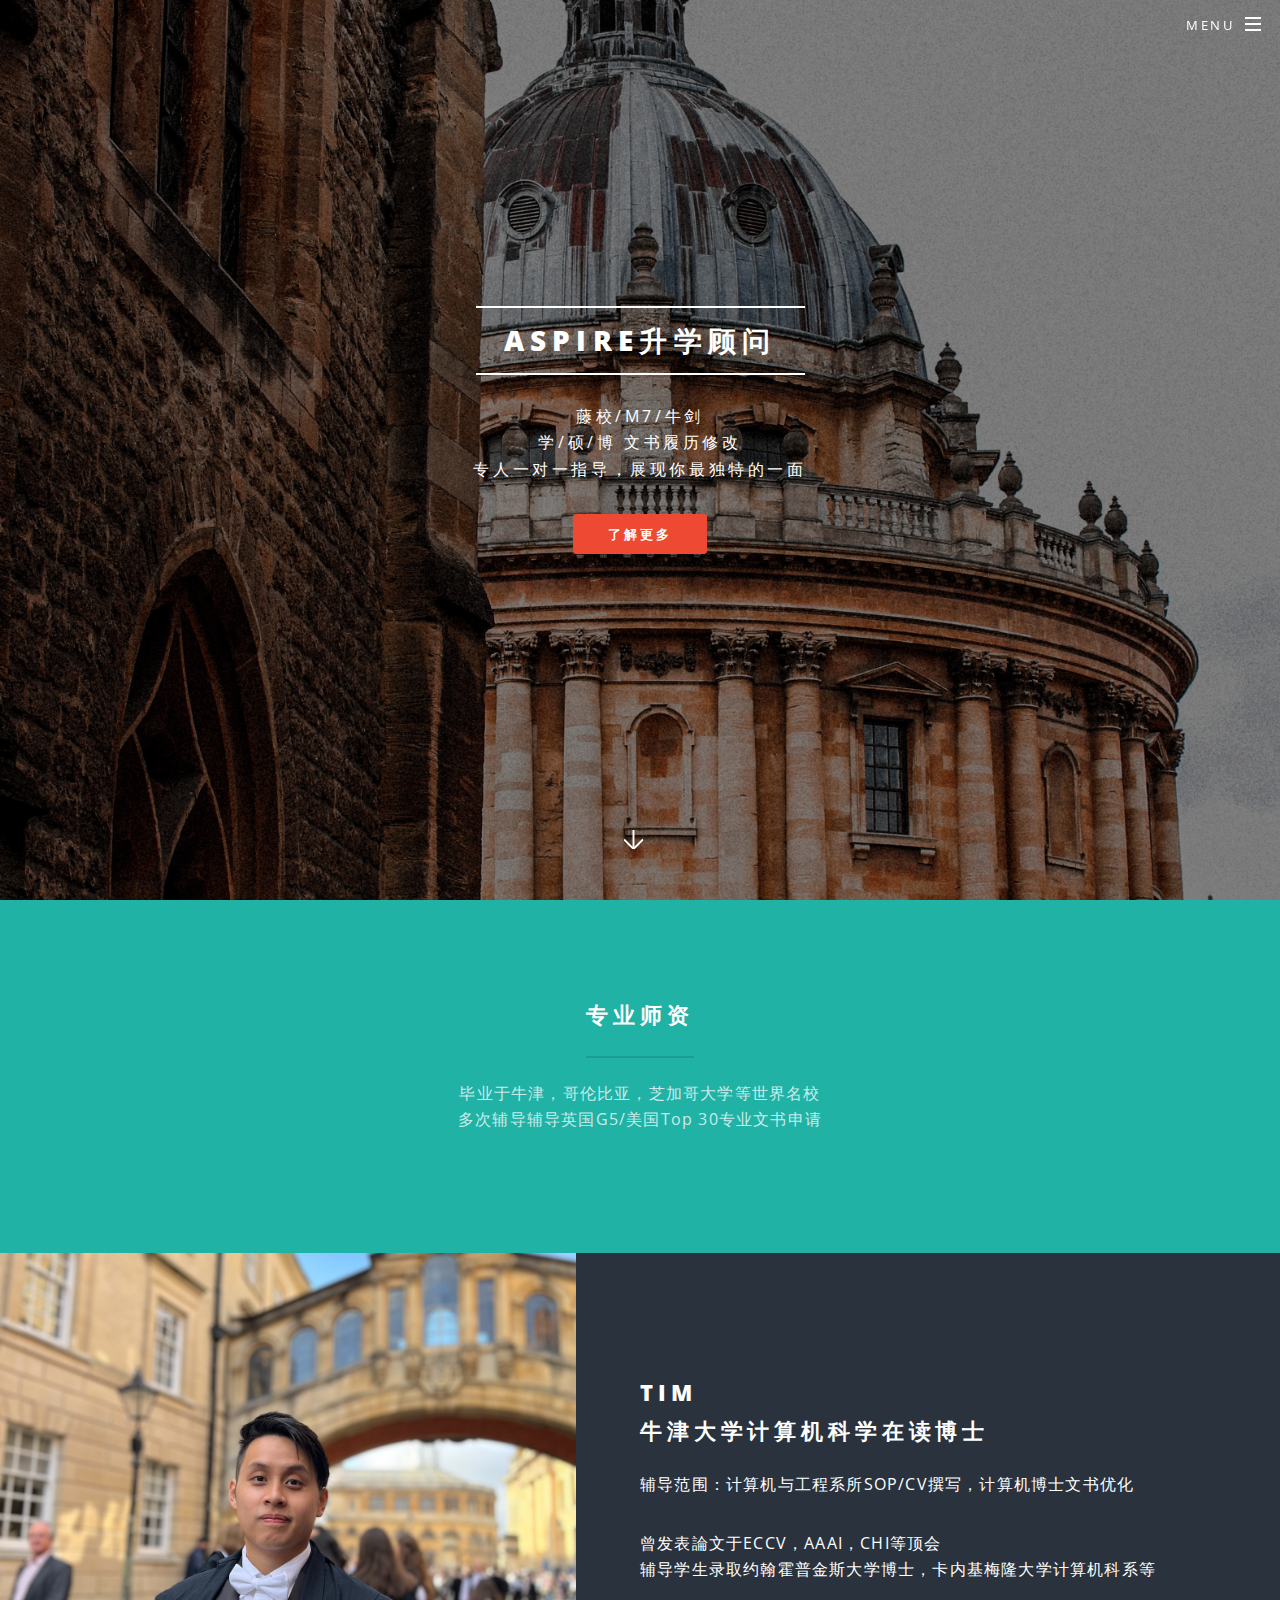
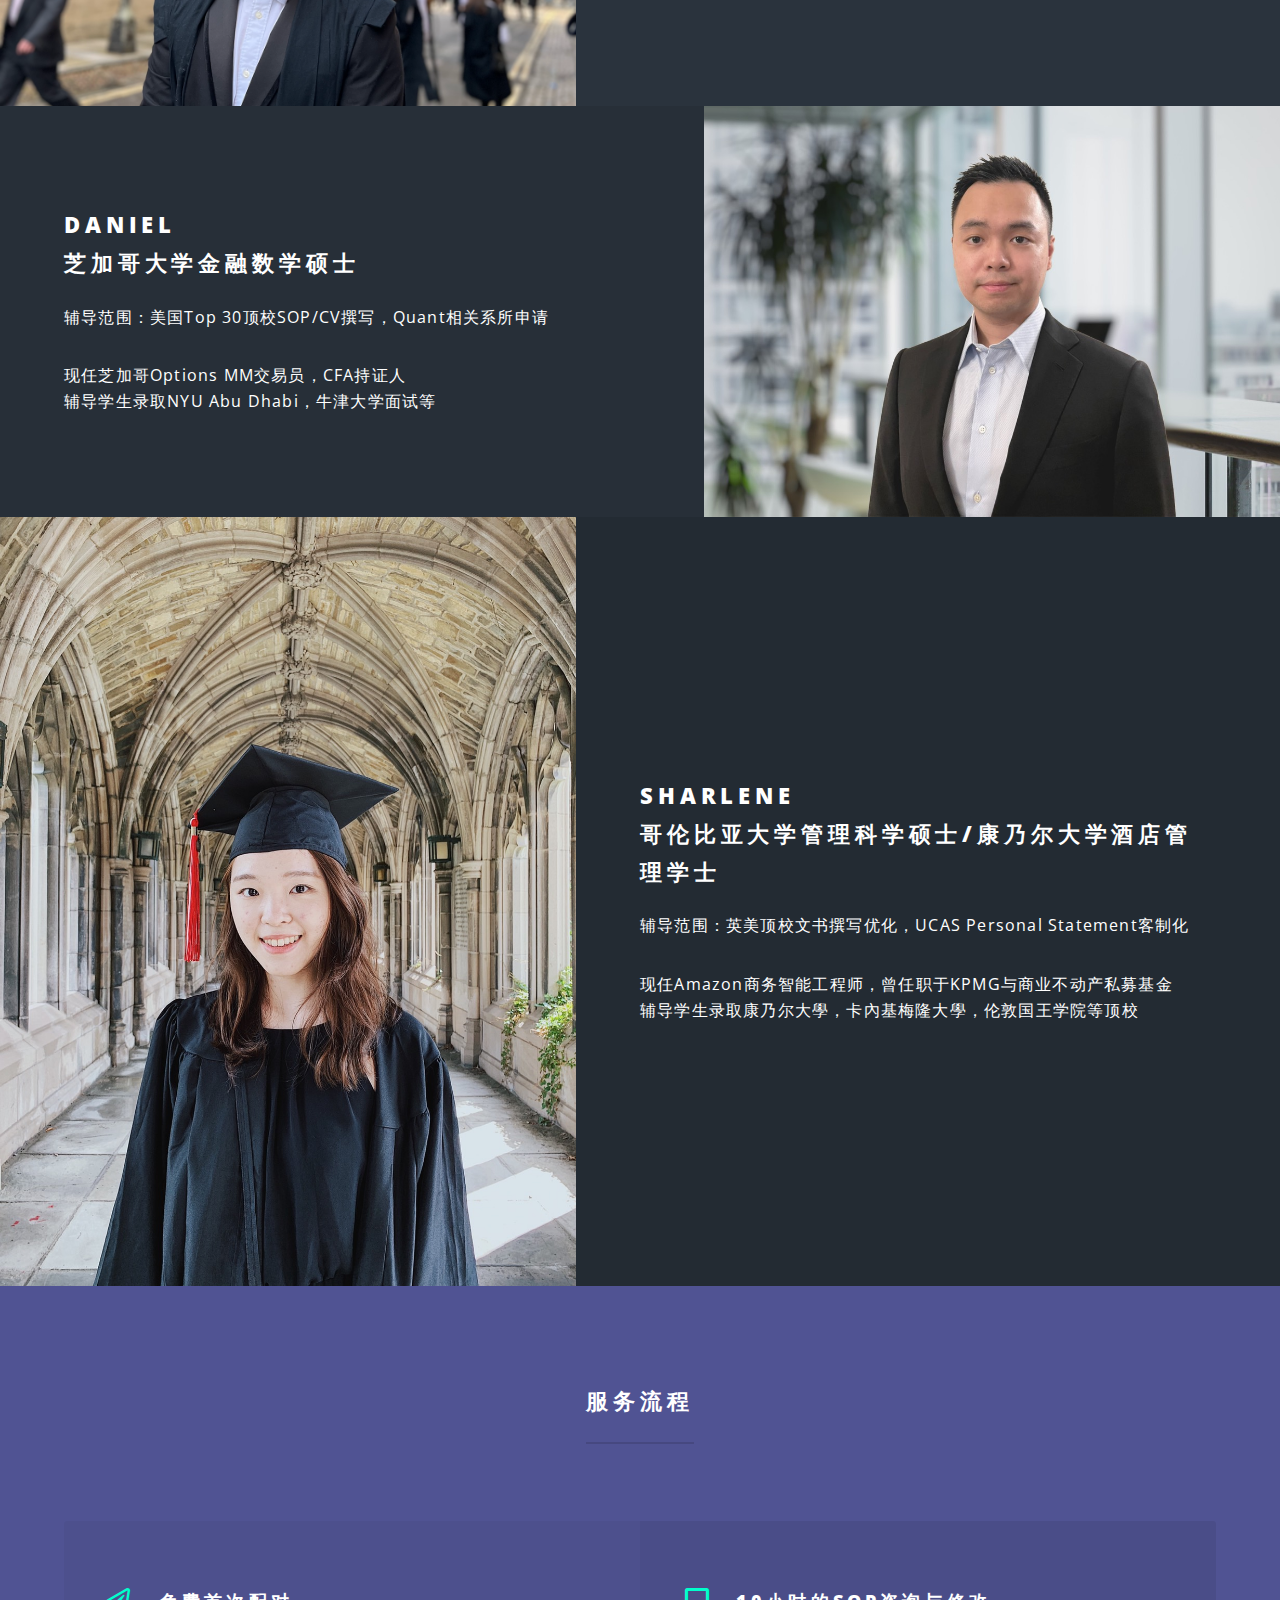
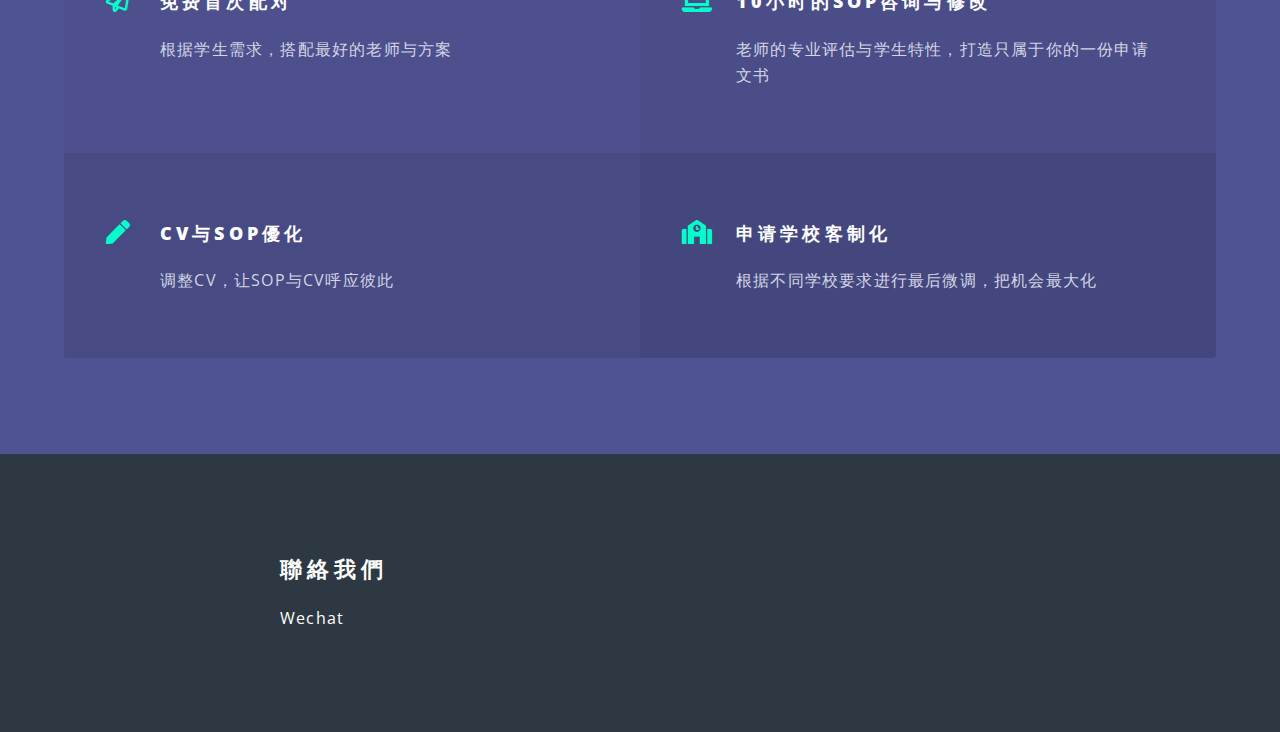
<file: index.html>
<!DOCTYPE HTML>
<!--
	Spectral by HTML5 UP
	html5up.net | @ajlkn
	Free for personal and commercial use under the CCA 3.0 license (html5up.net/license)
-->
<html>
	<head>
		<title>Aspire留学顾问</title>
		<meta charset="utf-8" />
		<meta name="viewport" content="width=device-width, initial-scale=1, user-scalable=no" />
		<link rel="stylesheet" href="assets/css/main.css" />
		<noscript><link rel="stylesheet" href="assets/css/noscript.css" /></noscript>
	</head>
	<body class="landing is-preload">

		<!-- Page Wrapper -->
			<div id="page-wrapper">

				<!-- Header -->
					<header id="header" class="alt">
						<h1><a href="index.html">Aspire升学顾问</a></h1>
						<nav id="nav">
							<ul>
								<li class="special">
									<a href="#menu" class="menuToggle"><span>Menu</span></a>
									<div id="menu">
										<ul>
											<li><a href="index.html">Home</a></li>
											<li><a href="#one">师资</a></li>
											<li><a href="#cta">聯絡我們</a></li>
										</ul>
									</div>
								</li>
							</ul>
						</nav>
					</header>

				<!-- Banner -->
					<section id="banner">
						<div class="inner">
							<h2>Aspire升学顾问</h2>
							<p>藤校/M7/牛剑<br />
							学/硕/博 文书履历修改<br />
							专人一对一指导，展现你最独特的一面</a></p>
							<ul class="actions special">
								<li><a href="#" class="button primary">了解更多</a></li>
							</ul>
						</div>
						<a href="#one" class="more scrolly"></a>
					</section>

				<!-- One -->
					<section id="one" class="wrapper style1 special">
						<div class="inner">
							<header class="major">
								<h2>专业师资</h2>
								<p>毕业于牛津，哥伦比亚，芝加哥大学等世界名校<br />
									多次辅导辅导英国G5/美国Top 30专业文书申请</p>
							</header>
							<!-- <ul class="icons major">
								<li><span class="icon fa-gem major style1"><span class="label">Lorem</span></span></li>
								<li><span class="icon fa-heart major style2"><span class="label">Ipsum</span></span></li>
								<li><span class="icon solid fa-code major style3"><span class="label">Dolor</span></span></li>
							</ul> -->
						</div>
					</section>

				<!-- Two -->
					<section id="two" class="wrapper alt style2">
						<section class="spotlight">
							<div class="image"><img src="images/Tim_Photo.png" alt="" /></div><div class="content">
								<h2>Tim<br />
								牛津大学计算机科学在读博士</h2>
								<p>辅导范围：计算机与工程系所SOP/CV撰写，计算机博士文书优化</p>
								<p>曾发表論文于ECCV，AAAI，CHI等顶会</br>
								辅导学生录取约翰霍普金斯大学博士，卡内基梅隆大学计算机科系等
							</div>
						</section>
						<section class="spotlight">
							<div class="image"><img src="images/Daniel_Photo.jpeg" alt="" /></div><div class="content">
								<h2>Daniel<br />
								芝加哥大学金融数学硕士</h2>
								<p>辅导范围：美国Top 30顶校SOP/CV撰写，Quant相关系所申请</p>
								<p>现任芝加哥Options MM交易员，CFA持证人</br>
								辅导学生录取NYU Abu Dhabi，牛津大学面试等
							</div>
						</section>
						<section class="spotlight">
							<div class="image"><img src="images/Sharlene_Photo.jpg" alt="" /></div><div class="content">
								<h2>Sharlene<br />
								哥伦比亚大学管理科学硕士/康乃尔大学酒店管理学士</h2>
								<p>辅导范围：英美顶校文书撰写优化，UCAS Personal Statement客制化</p>
								<p>现任Amazon商务智能工程师，曾任职于KPMG与商业不动产私募基金</br>
								辅导学生录取康乃尔大學，卡內基梅隆大學，伦敦国王学院等顶校
								</p>
							</div>
						</section>
					</section>

				<!-- Three -->
					<section id="three" class="wrapper style3 special">
						<div class="inner">
							<header class="major">
								<h2>服务流程</h2>
								<!-- <p><br />
								fringilla tincidunt. Nullam dui leo Aenean mi ligula, rhoncus ullamcorper.</p> -->
							</header>
							<ul class="features">
								<li class="icon fa-paper-plane">
									<h3>免费首次配对</h3>
									<p>根据学生需求，搭配最好的老师与方案</p>
								</li>
								<li class="icon solid fa-laptop">
									<h3>10小时的SOP咨询与修改</h3>
									<p>老师的专业评估与学生特性，打造只属于你的一份申请文书</p>
								</li>
								<li class="icon solid fa-pen">
									<h3>CV与SOP優化</h3>
									<p>调整CV，让SOP与CV呼应彼此</p>
								</li>
								<li class="icon solid fa-school">
									<h3>申请学校客制化</h3>
									<p>根据不同学校要求进行最后微调，把机会最大化</p>
								</li>
								<!-- <li class="icon fa-heart">
									<h3>Aenean Primis</h3>
									<p>Augue consectetur sed interdum imperdiet et ipsum. Mauris lorem tincidunt nullam amet leo Aenean ligula consequat consequat.</p>
								</li>
								<li class="icon fa-flag">
									<h3>Tortor Ut</h3>
									<p>Augue consectetur sed interdum imperdiet et ipsum. Mauris lorem tincidunt nullam amet leo Aenean ligula consequat consequat.</p>
								</li> -->
							</ul>
						</div>
					</section>

				<!-- CTA -->
					<section id="cta" class="wrapper style4">
						<div class="inner">
							<header>
								<h2>聯絡我們</h2>
								<p>Wechat</p>
							</header>
							<ul class="actions stacked">
								<!-- <li><a href="#" class="button fit primary">Activate</a></li>
								<li><a href="#" class="button fit">Learn More</a></li> -->
							</ul>
						</div>
					</section>

				<!-- Footer -->
					<!-- <footer id="footer">
						<ul class="icons">
							<li><a href="#" class="icon brands fa-twitter"><span class="label">Twitter</span></a></li>
							<li><a href="#" class="icon brands fa-facebook-f"><span class="label">Facebook</span></a></li>
							<li><a href="#" class="icon brands fa-instagram"><span class="label">Instagram</span></a></li>
							<li><a href="#" class="icon brands fa-dribbble"><span class="label">Dribbble</span></a></li>
							<li><a href="#" class="icon solid fa-envelope"><span class="label">Email</span></a></li>
						</ul>
						<ul class="copyright">
							<li>&copy; Untitled</li><li>Design: <a href="http://html5up.net">HTML5 UP</a></li>
						</ul>
					</footer> -->

			</div>

		<!-- Scripts -->
			<script src="assets/js/jquery.min.js"></script>
			<script src="assets/js/jquery.scrollex.min.js"></script>
			<script src="assets/js/jquery.scrolly.min.js"></script>
			<script src="assets/js/browser.min.js"></script>
			<script src="assets/js/breakpoints.min.js"></script>
			<script src="assets/js/util.js"></script>
			<script src="assets/js/main.js"></script>

	</body>
</html>
</file>
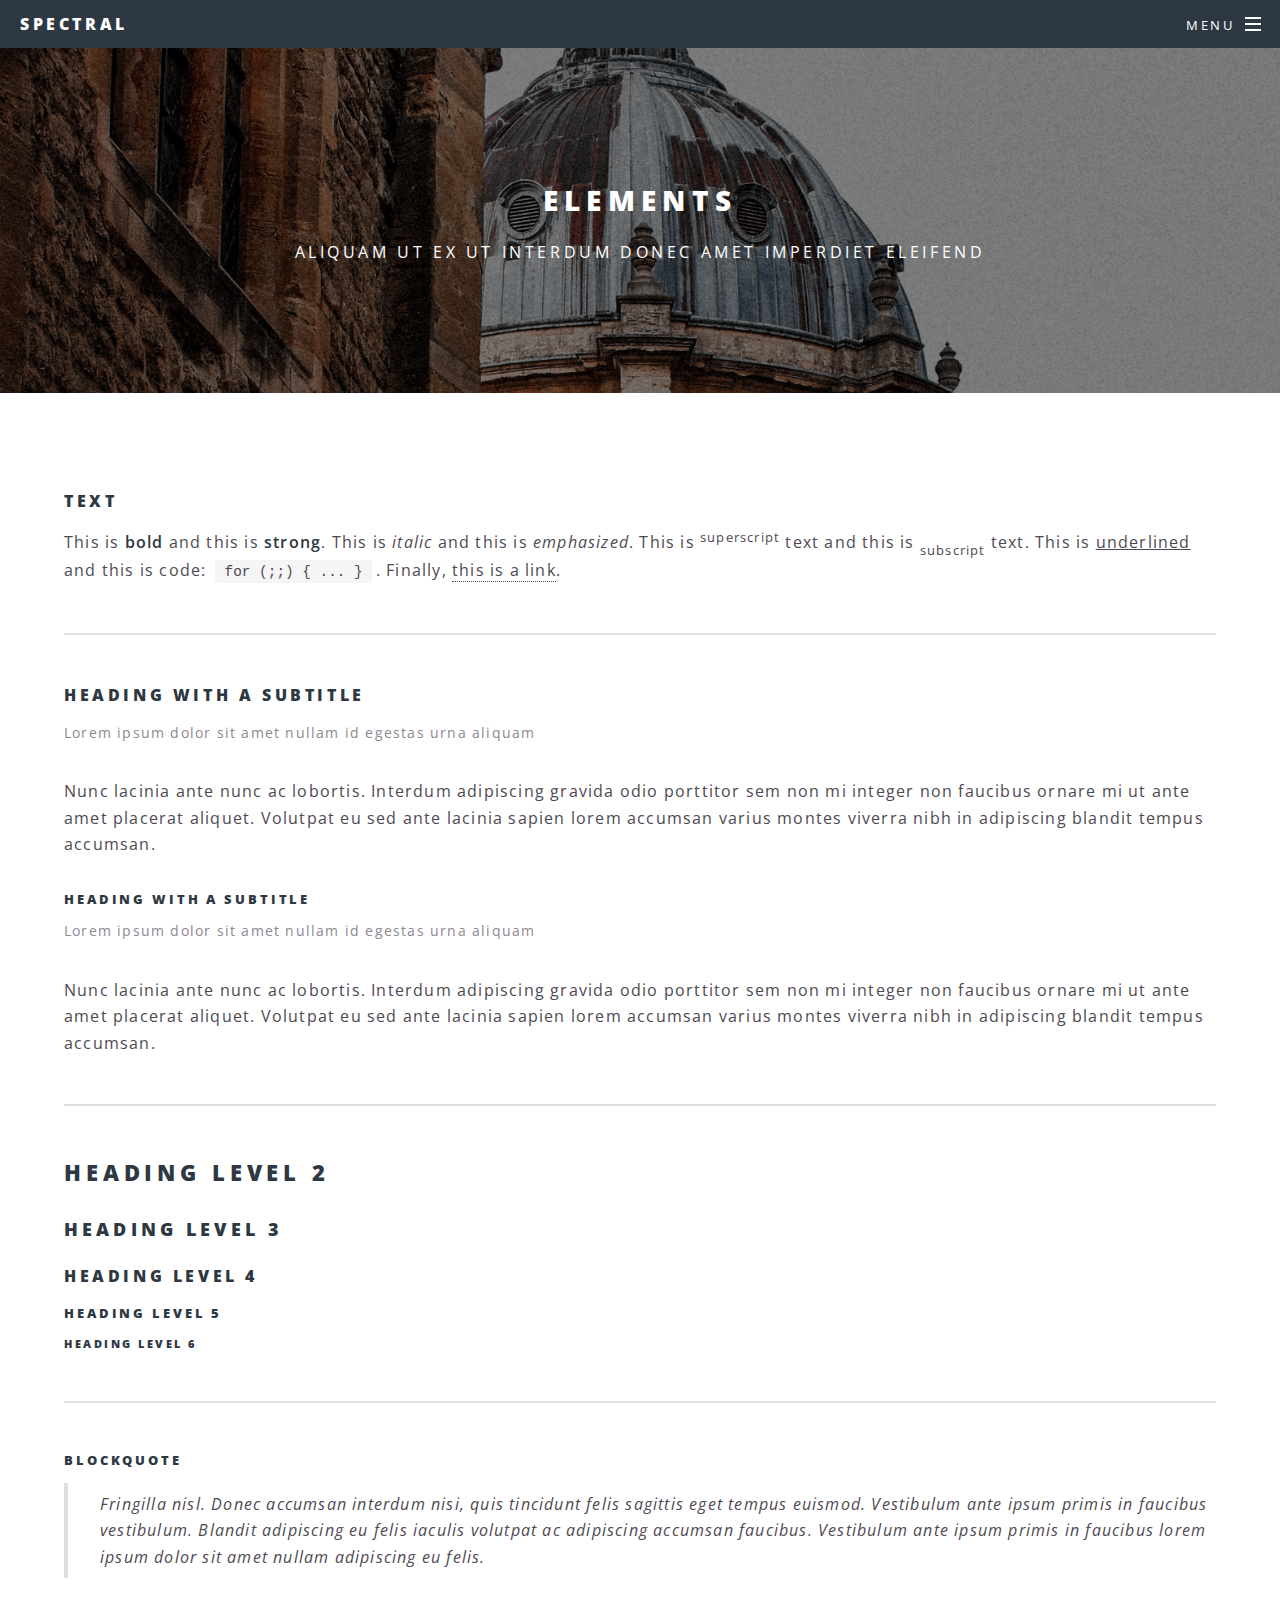
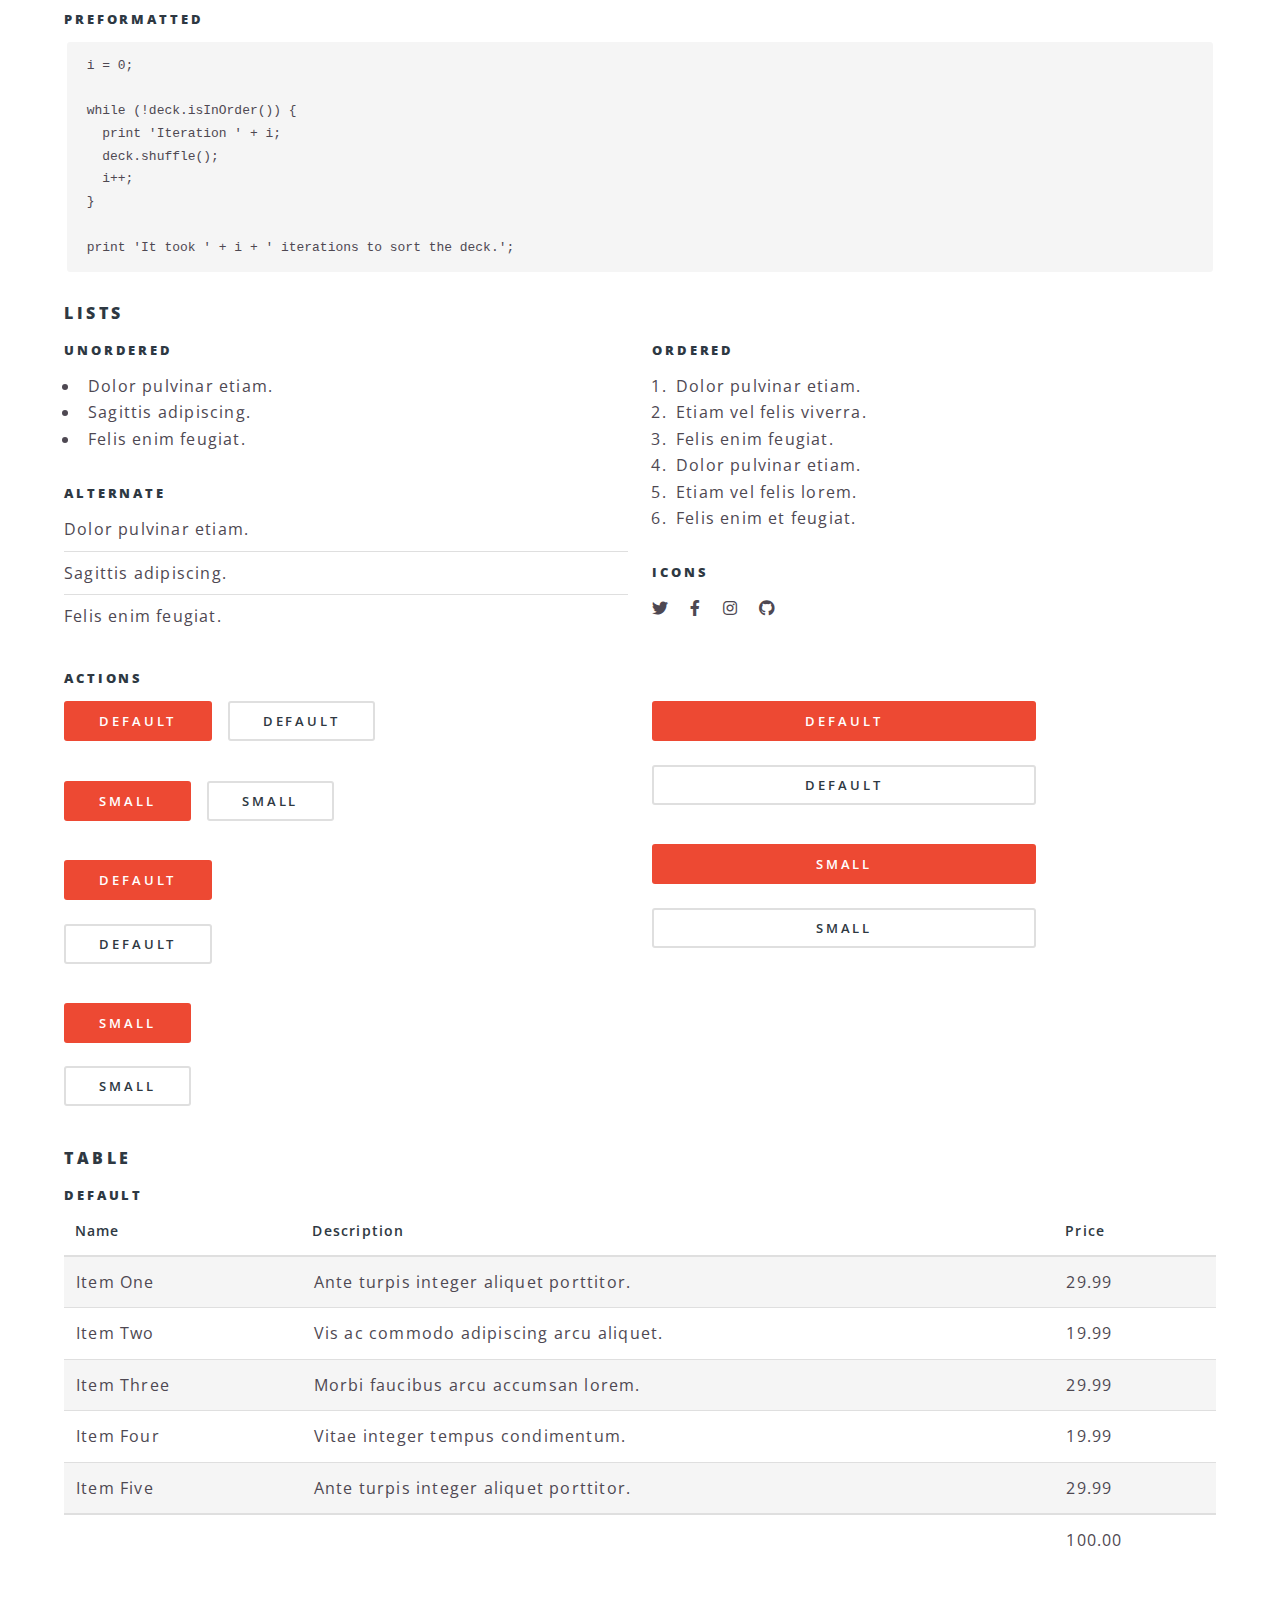
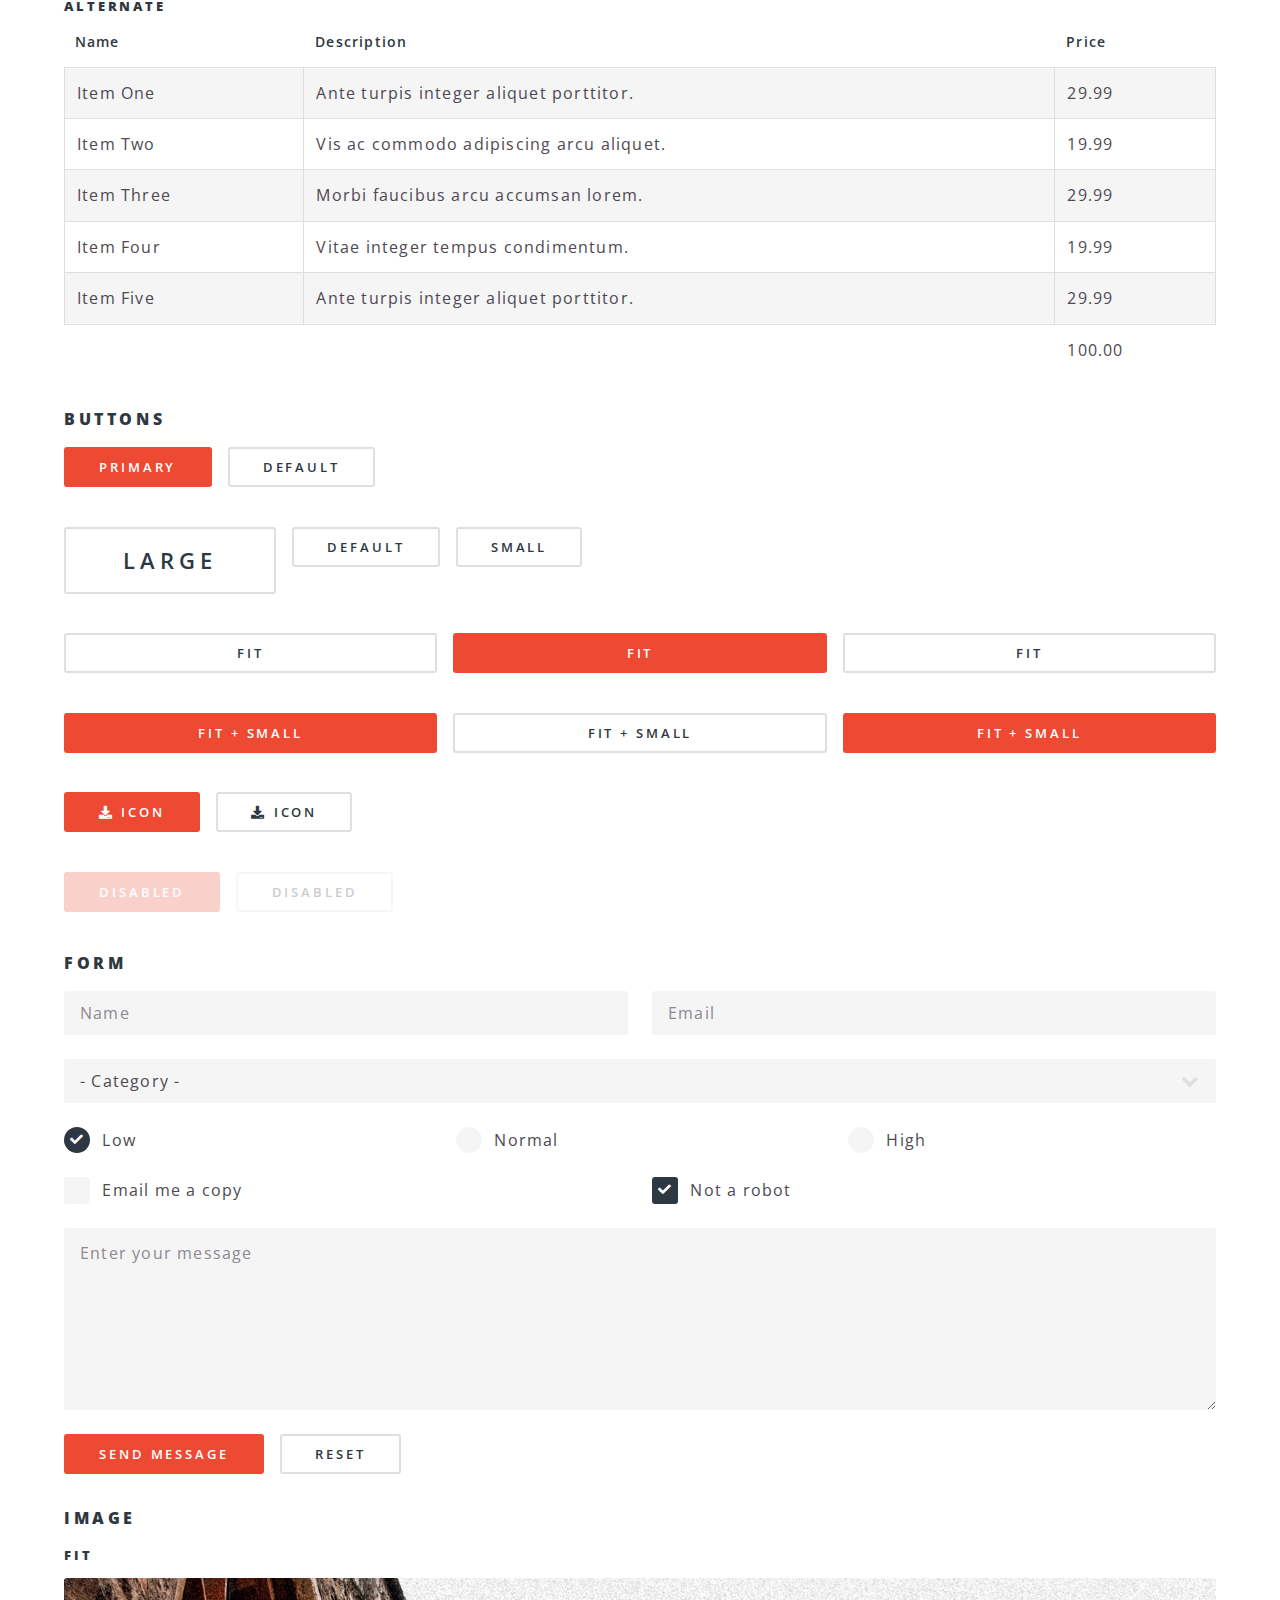
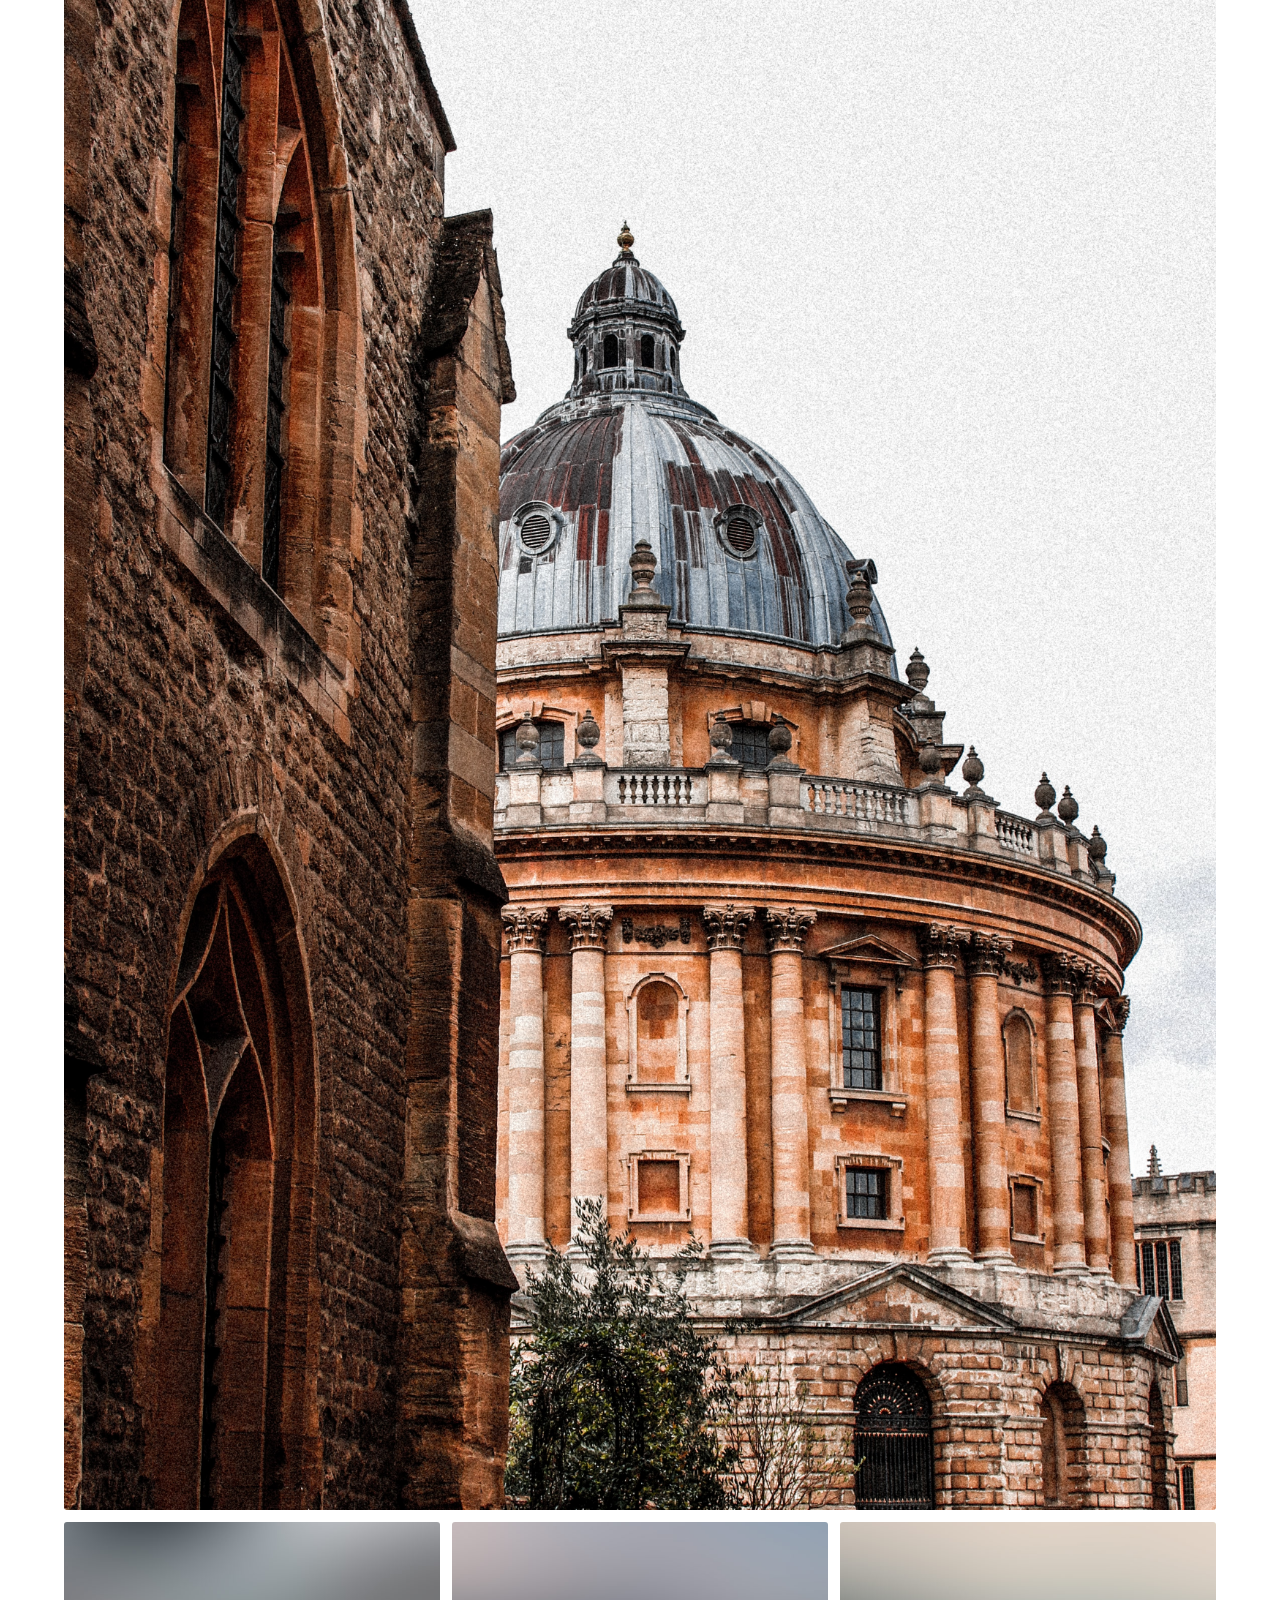
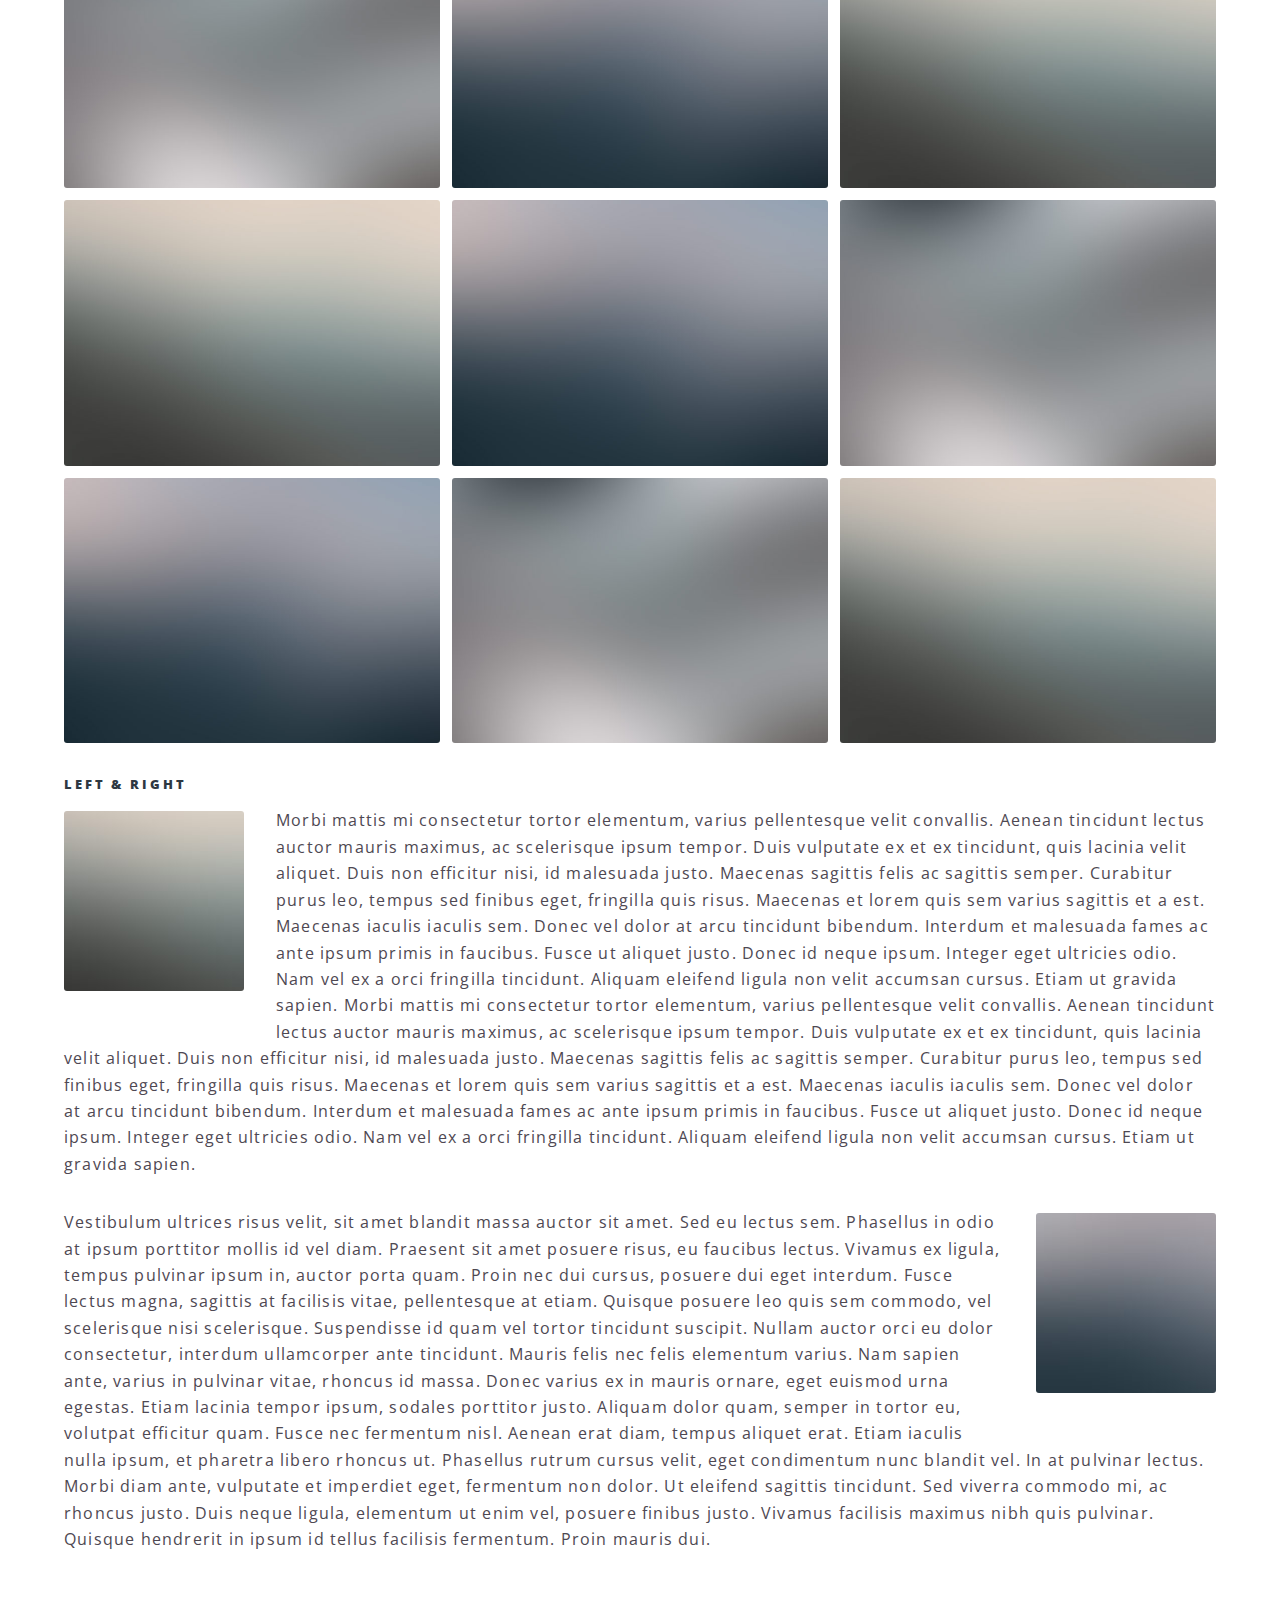
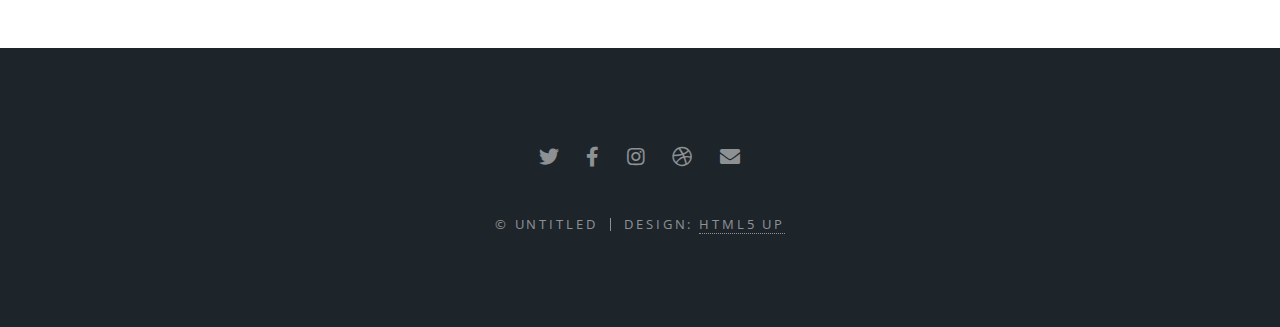
<file: elements.html>
<!DOCTYPE HTML>
<!--
	Spectral by HTML5 UP
	html5up.net | @ajlkn
	Free for personal and commercial use under the CCA 3.0 license (html5up.net/license)
-->
<html>
	<head>
		<title>Elements - Spectral by HTML5 UP</title>
		<meta charset="utf-8" />
		<meta name="viewport" content="width=device-width, initial-scale=1, user-scalable=no" />
		<link rel="stylesheet" href="assets/css/main.css" />
		<noscript><link rel="stylesheet" href="assets/css/noscript.css" /></noscript>
	</head>
	<body class="is-preload">

		<!-- Page Wrapper -->
			<div id="page-wrapper">

				<!-- Header -->
					<header id="header">
						<h1><a href="index.html">Spectral</a></h1>
						<nav id="nav">
							<ul>
								<li class="special">
									<a href="#menu" class="menuToggle"><span>Menu</span></a>
									<div id="menu">
										<ul>
											<li><a href="index.html">Home</a></li>
											<li><a href="generic.html">Generic</a></li>
											<li><a href="elements.html">Elements</a></li>
											<li><a href="#">Sign Up</a></li>
											<li><a href="#">Log In</a></li>
										</ul>
									</div>
								</li>
							</ul>
						</nav>
					</header>

				<!-- Main -->
					<article id="main">
						<header>
							<h2>Elements</h2>
							<p>Aliquam ut ex ut interdum donec amet imperdiet eleifend</p>
						</header>
						<section class="wrapper style5">
							<div class="inner">

								<section>
									<h4>Text</h4>
									<p>This is <b>bold</b> and this is <strong>strong</strong>. This is <i>italic</i> and this is <em>emphasized</em>.
									This is <sup>superscript</sup> text and this is <sub>subscript</sub> text.
									This is <u>underlined</u> and this is code: <code>for (;;) { ... }</code>. Finally, <a href="#">this is a link</a>.</p>
									<hr />
									<header>
										<h4>Heading with a Subtitle</h4>
										<p>Lorem ipsum dolor sit amet nullam id egestas urna aliquam</p>
									</header>
									<p>Nunc lacinia ante nunc ac lobortis. Interdum adipiscing gravida odio porttitor sem non mi integer non faucibus ornare mi ut ante amet placerat aliquet. Volutpat eu sed ante lacinia sapien lorem accumsan varius montes viverra nibh in adipiscing blandit tempus accumsan.</p>
									<header>
										<h5>Heading with a Subtitle</h5>
										<p>Lorem ipsum dolor sit amet nullam id egestas urna aliquam</p>
									</header>
									<p>Nunc lacinia ante nunc ac lobortis. Interdum adipiscing gravida odio porttitor sem non mi integer non faucibus ornare mi ut ante amet placerat aliquet. Volutpat eu sed ante lacinia sapien lorem accumsan varius montes viverra nibh in adipiscing blandit tempus accumsan.</p>
									<hr />
									<h2>Heading Level 2</h2>
									<h3>Heading Level 3</h3>
									<h4>Heading Level 4</h4>
									<h5>Heading Level 5</h5>
									<h6>Heading Level 6</h6>
									<hr />
									<h5>Blockquote</h5>
									<blockquote>Fringilla nisl. Donec accumsan interdum nisi, quis tincidunt felis sagittis eget tempus euismod. Vestibulum ante ipsum primis in faucibus vestibulum. Blandit adipiscing eu felis iaculis volutpat ac adipiscing accumsan faucibus. Vestibulum ante ipsum primis in faucibus lorem ipsum dolor sit amet nullam adipiscing eu felis.</blockquote>
									<h5>Preformatted</h5>
									<pre><code>i = 0;

while (!deck.isInOrder()) {
  print 'Iteration ' + i;
  deck.shuffle();
  i++;
}

print 'It took ' + i + ' iterations to sort the deck.';</code></pre>
								</section>

								<section>
									<h4>Lists</h4>
									<div class="row">
										<div class="col-6 col-12-medium">
											<h5>Unordered</h5>
											<ul>
												<li>Dolor pulvinar etiam.</li>
												<li>Sagittis adipiscing.</li>
												<li>Felis enim feugiat.</li>
											</ul>
											<h5>Alternate</h5>
											<ul class="alt">
												<li>Dolor pulvinar etiam.</li>
												<li>Sagittis adipiscing.</li>
												<li>Felis enim feugiat.</li>
											</ul>
										</div>
										<div class="col-6 col-12-medium">
											<h5>Ordered</h5>
											<ol>
												<li>Dolor pulvinar etiam.</li>
												<li>Etiam vel felis viverra.</li>
												<li>Felis enim feugiat.</li>
												<li>Dolor pulvinar etiam.</li>
												<li>Etiam vel felis lorem.</li>
												<li>Felis enim et feugiat.</li>
											</ol>
											<h5>Icons</h5>
											<ul class="icons">
												<li><a href="#" class="icon brands fa-twitter"><span class="label">Twitter</span></a></li>
												<li><a href="#" class="icon brands fa-facebook-f"><span class="label">Facebook</span></a></li>
												<li><a href="#" class="icon brands fa-instagram"><span class="label">Instagram</span></a></li>
												<li><a href="#" class="icon brands fa-github"><span class="label">Github</span></a></li>
											</ul>
										</div>
									</div>
									<h5>Actions</h5>
									<div class="row">
										<div class="col-6 col-12-medium">
											<ul class="actions">
												<li><a href="#" class="button primary">Default</a></li>
												<li><a href="#" class="button">Default</a></li>
											</ul>
											<ul class="actions small">
												<li><a href="#" class="button primary small">Small</a></li>
												<li><a href="#" class="button small">Small</a></li>
											</ul>
											<ul class="actions stacked">
												<li><a href="#" class="button primary">Default</a></li>
												<li><a href="#" class="button">Default</a></li>
											</ul>
											<ul class="actions stacked">
												<li><a href="#" class="button primary small">Small</a></li>
												<li><a href="#" class="button small">Small</a></li>
											</ul>
										</div>
										<div class="col-6 col-12-medium">
											<ul class="actions stacked">
												<li><a href="#" class="button primary fit">Default</a></li>
												<li><a href="#" class="button fit">Default</a></li>
											</ul>
											<ul class="actions stacked">
												<li><a href="#" class="button primary small fit">Small</a></li>
												<li><a href="#" class="button small fit">Small</a></li>
											</ul>
										</div>
									</div>
								</section>

								<section>
									<h4>Table</h4>
									<h5>Default</h5>
									<div class="table-wrapper">
										<table>
											<thead>
												<tr>
													<th>Name</th>
													<th>Description</th>
													<th>Price</th>
												</tr>
											</thead>
											<tbody>
												<tr>
													<td>Item One</td>
													<td>Ante turpis integer aliquet porttitor.</td>
													<td>29.99</td>
												</tr>
												<tr>
													<td>Item Two</td>
													<td>Vis ac commodo adipiscing arcu aliquet.</td>
													<td>19.99</td>
												</tr>
												<tr>
													<td>Item Three</td>
													<td> Morbi faucibus arcu accumsan lorem.</td>
													<td>29.99</td>
												</tr>
												<tr>
													<td>Item Four</td>
													<td>Vitae integer tempus condimentum.</td>
													<td>19.99</td>
												</tr>
												<tr>
													<td>Item Five</td>
													<td>Ante turpis integer aliquet porttitor.</td>
													<td>29.99</td>
												</tr>
											</tbody>
											<tfoot>
												<tr>
													<td colspan="2"></td>
													<td>100.00</td>
												</tr>
											</tfoot>
										</table>
									</div>

									<h5>Alternate</h5>
									<div class="table-wrapper">
										<table class="alt">
											<thead>
												<tr>
													<th>Name</th>
													<th>Description</th>
													<th>Price</th>
												</tr>
											</thead>
											<tbody>
												<tr>
													<td>Item One</td>
													<td>Ante turpis integer aliquet porttitor.</td>
													<td>29.99</td>
												</tr>
												<tr>
													<td>Item Two</td>
													<td>Vis ac commodo adipiscing arcu aliquet.</td>
													<td>19.99</td>
												</tr>
												<tr>
													<td>Item Three</td>
													<td> Morbi faucibus arcu accumsan lorem.</td>
													<td>29.99</td>
												</tr>
												<tr>
													<td>Item Four</td>
													<td>Vitae integer tempus condimentum.</td>
													<td>19.99</td>
												</tr>
												<tr>
													<td>Item Five</td>
													<td>Ante turpis integer aliquet porttitor.</td>
													<td>29.99</td>
												</tr>
											</tbody>
											<tfoot>
												<tr>
													<td colspan="2"></td>
													<td>100.00</td>
												</tr>
											</tfoot>
										</table>
									</div>
								</section>

								<section>
									<h4>Buttons</h4>
									<ul class="actions">
										<li><a href="#" class="button primary">Primary</a></li>
										<li><a href="#" class="button">Default</a></li>
									</ul>
									<ul class="actions">
										<li><a href="#" class="button large">Large</a></li>
										<li><a href="#" class="button">Default</a></li>
										<li><a href="#" class="button small">Small</a></li>
									</ul>
									<ul class="actions fit">
										<li><a href="#" class="button fit">Fit</a></li>
										<li><a href="#" class="button primary fit">Fit</a></li>
										<li><a href="#" class="button fit">Fit</a></li>
									</ul>
									<ul class="actions fit small">
										<li><a href="#" class="button primary fit small">Fit + Small</a></li>
										<li><a href="#" class="button fit small">Fit + Small</a></li>
										<li><a href="#" class="button primary fit small">Fit + Small</a></li>
									</ul>
									<ul class="actions">
										<li><a href="#" class="button primary icon solid fa-download">Icon</a></li>
										<li><a href="#" class="button icon solid fa-download">Icon</a></li>
									</ul>
									<ul class="actions">
										<li><span class="button primary disabled">Disabled</span></li>
										<li><span class="button disabled">Disabled</span></li>
									</ul>
								</section>

								<section>
									<h4>Form</h4>
									<form method="post" action="#">
										<div class="row gtr-uniform">
											<div class="col-6 col-12-xsmall">
												<input type="text" name="demo-name" id="demo-name" value="" placeholder="Name" />
											</div>
											<div class="col-6 col-12-xsmall">
												<input type="email" name="demo-email" id="demo-email" value="" placeholder="Email" />
											</div>
											<div class="col-12">
												<select name="demo-category" id="demo-category">
													<option value="">- Category -</option>
													<option value="1">Manufacturing</option>
													<option value="1">Shipping</option>
													<option value="1">Administration</option>
													<option value="1">Human Resources</option>
												</select>
											</div>
											<div class="col-4 col-12-small">
												<input type="radio" id="demo-priority-low" name="demo-priority" checked>
												<label for="demo-priority-low">Low</label>
											</div>
											<div class="col-4 col-12-small">
												<input type="radio" id="demo-priority-normal" name="demo-priority">
												<label for="demo-priority-normal">Normal</label>
											</div>
											<div class="col-4 col-12-small">
												<input type="radio" id="demo-priority-high" name="demo-priority">
												<label for="demo-priority-high">High</label>
											</div>
											<div class="col-6 col-12-small">
												<input type="checkbox" id="demo-copy" name="demo-copy">
												<label for="demo-copy">Email me a copy</label>
											</div>
											<div class="col-6 col-12-small">
												<input type="checkbox" id="demo-human" name="demo-human" checked>
												<label for="demo-human">Not a robot</label>
											</div>
											<div class="col-12">
												<textarea name="demo-message" id="demo-message" placeholder="Enter your message" rows="6"></textarea>
											</div>
											<div class="col-12">
												<ul class="actions">
													<li><input type="submit" value="Send Message" class="primary" /></li>
													<li><input type="reset" value="Reset" /></li>
												</ul>
											</div>
										</div>
									</form>
								</section>

								<section>
									<h4>Image</h4>
									<h5>Fit</h5>
									<div class="box alt">
										<div class="row gtr-50 gtr-uniform">
											<div class="col-12"><span class="image fit"><img src="images/oxford.jpg" alt="" /></span></div>
											<div class="col-4"><span class="image fit"><img src="images/pic01.jpg" alt="" /></span></div>
											<div class="col-4"><span class="image fit"><img src="images/pic02.jpg" alt="" /></span></div>
											<div class="col-4"><span class="image fit"><img src="images/pic03.jpg" alt="" /></span></div>
											<div class="col-4"><span class="image fit"><img src="images/pic03.jpg" alt="" /></span></div>
											<div class="col-4"><span class="image fit"><img src="images/pic02.jpg" alt="" /></span></div>
											<div class="col-4"><span class="image fit"><img src="images/pic01.jpg" alt="" /></span></div>
											<div class="col-4"><span class="image fit"><img src="images/pic02.jpg" alt="" /></span></div>
											<div class="col-4"><span class="image fit"><img src="images/pic01.jpg" alt="" /></span></div>
											<div class="col-4"><span class="image fit"><img src="images/pic03.jpg" alt="" /></span></div>
										</div>
									</div>
									<h5>Left &amp; Right</h5>
									<p><span class="image left"><img src="images/pic04.jpg" alt="" /></span>Morbi mattis mi consectetur tortor elementum, varius pellentesque velit convallis. Aenean tincidunt lectus auctor mauris maximus, ac scelerisque ipsum tempor. Duis vulputate ex et ex tincidunt, quis lacinia velit aliquet. Duis non efficitur nisi, id malesuada justo. Maecenas sagittis felis ac sagittis semper. Curabitur purus leo, tempus sed finibus eget, fringilla quis risus. Maecenas et lorem quis sem varius sagittis et a est. Maecenas iaculis iaculis sem. Donec vel dolor at arcu tincidunt bibendum. Interdum et malesuada fames ac ante ipsum primis in faucibus. Fusce ut aliquet justo. Donec id neque ipsum. Integer eget ultricies odio. Nam vel ex a orci fringilla tincidunt. Aliquam eleifend ligula non velit accumsan cursus. Etiam ut gravida sapien. Morbi mattis mi consectetur tortor elementum, varius pellentesque velit convallis. Aenean tincidunt lectus auctor mauris maximus, ac scelerisque ipsum tempor. Duis vulputate ex et ex tincidunt, quis lacinia velit aliquet. Duis non efficitur nisi, id malesuada justo. Maecenas sagittis felis ac sagittis semper. Curabitur purus leo, tempus sed finibus eget, fringilla quis risus. Maecenas et lorem quis sem varius sagittis et a est. Maecenas iaculis iaculis sem. Donec vel dolor at arcu tincidunt bibendum. Interdum et malesuada fames ac ante ipsum primis in faucibus. Fusce ut aliquet justo. Donec id neque ipsum. Integer eget ultricies odio. Nam vel ex a orci fringilla tincidunt. Aliquam eleifend ligula non velit accumsan cursus. Etiam ut gravida sapien.</p>
									<p><span class="image right"><img src="images/pic05.jpg" alt="" /></span>Vestibulum ultrices risus velit, sit amet blandit massa auctor sit amet. Sed eu lectus sem. Phasellus in odio at ipsum porttitor mollis id vel diam. Praesent sit amet posuere risus, eu faucibus lectus. Vivamus ex ligula, tempus pulvinar ipsum in, auctor porta quam. Proin nec dui cursus, posuere dui eget interdum. Fusce lectus magna, sagittis at facilisis vitae, pellentesque at etiam. Quisque posuere leo quis sem commodo, vel scelerisque nisi scelerisque. Suspendisse id quam vel tortor tincidunt suscipit. Nullam auctor orci eu dolor consectetur, interdum ullamcorper ante tincidunt. Mauris felis nec felis elementum varius. Nam sapien ante, varius in pulvinar vitae, rhoncus id massa. Donec varius ex in mauris ornare, eget euismod urna egestas. Etiam lacinia tempor ipsum, sodales porttitor justo. Aliquam dolor quam, semper in tortor eu, volutpat efficitur quam. Fusce nec fermentum nisl. Aenean erat diam, tempus aliquet erat. Etiam iaculis nulla ipsum, et pharetra libero rhoncus ut. Phasellus rutrum cursus velit, eget condimentum nunc blandit vel. In at pulvinar lectus. Morbi diam ante, vulputate et imperdiet eget, fermentum non dolor. Ut eleifend sagittis tincidunt. Sed viverra commodo mi, ac rhoncus justo. Duis neque ligula, elementum ut enim vel, posuere finibus justo. Vivamus facilisis maximus nibh quis pulvinar. Quisque hendrerit in ipsum id tellus facilisis fermentum. Proin mauris dui.</p>
								</section>

							</div>
						</section>
					</article>

				<!-- Footer -->
					<footer id="footer">
						<ul class="icons">
							<li><a href="#" class="icon brands fa-twitter"><span class="label">Twitter</span></a></li>
							<li><a href="#" class="icon brands fa-facebook-f"><span class="label">Facebook</span></a></li>
							<li><a href="#" class="icon brands fa-instagram"><span class="label">Instagram</span></a></li>
							<li><a href="#" class="icon brands fa-dribbble"><span class="label">Dribbble</span></a></li>
							<li><a href="#" class="icon solid fa-envelope"><span class="label">Email</span></a></li>
						</ul>
						<ul class="copyright">
							<li>&copy; Untitled</li><li>Design: <a href="http://html5up.net">HTML5 UP</a></li>
						</ul>
					</footer>

			</div>

		<!-- Scripts -->
			<script src="assets/js/jquery.min.js"></script>
			<script src="assets/js/jquery.scrollex.min.js"></script>
			<script src="assets/js/jquery.scrolly.min.js"></script>
			<script src="assets/js/browser.min.js"></script>
			<script src="assets/js/breakpoints.min.js"></script>
			<script src="assets/js/util.js"></script>
			<script src="assets/js/main.js"></script>

	</body>
</html>
</file>
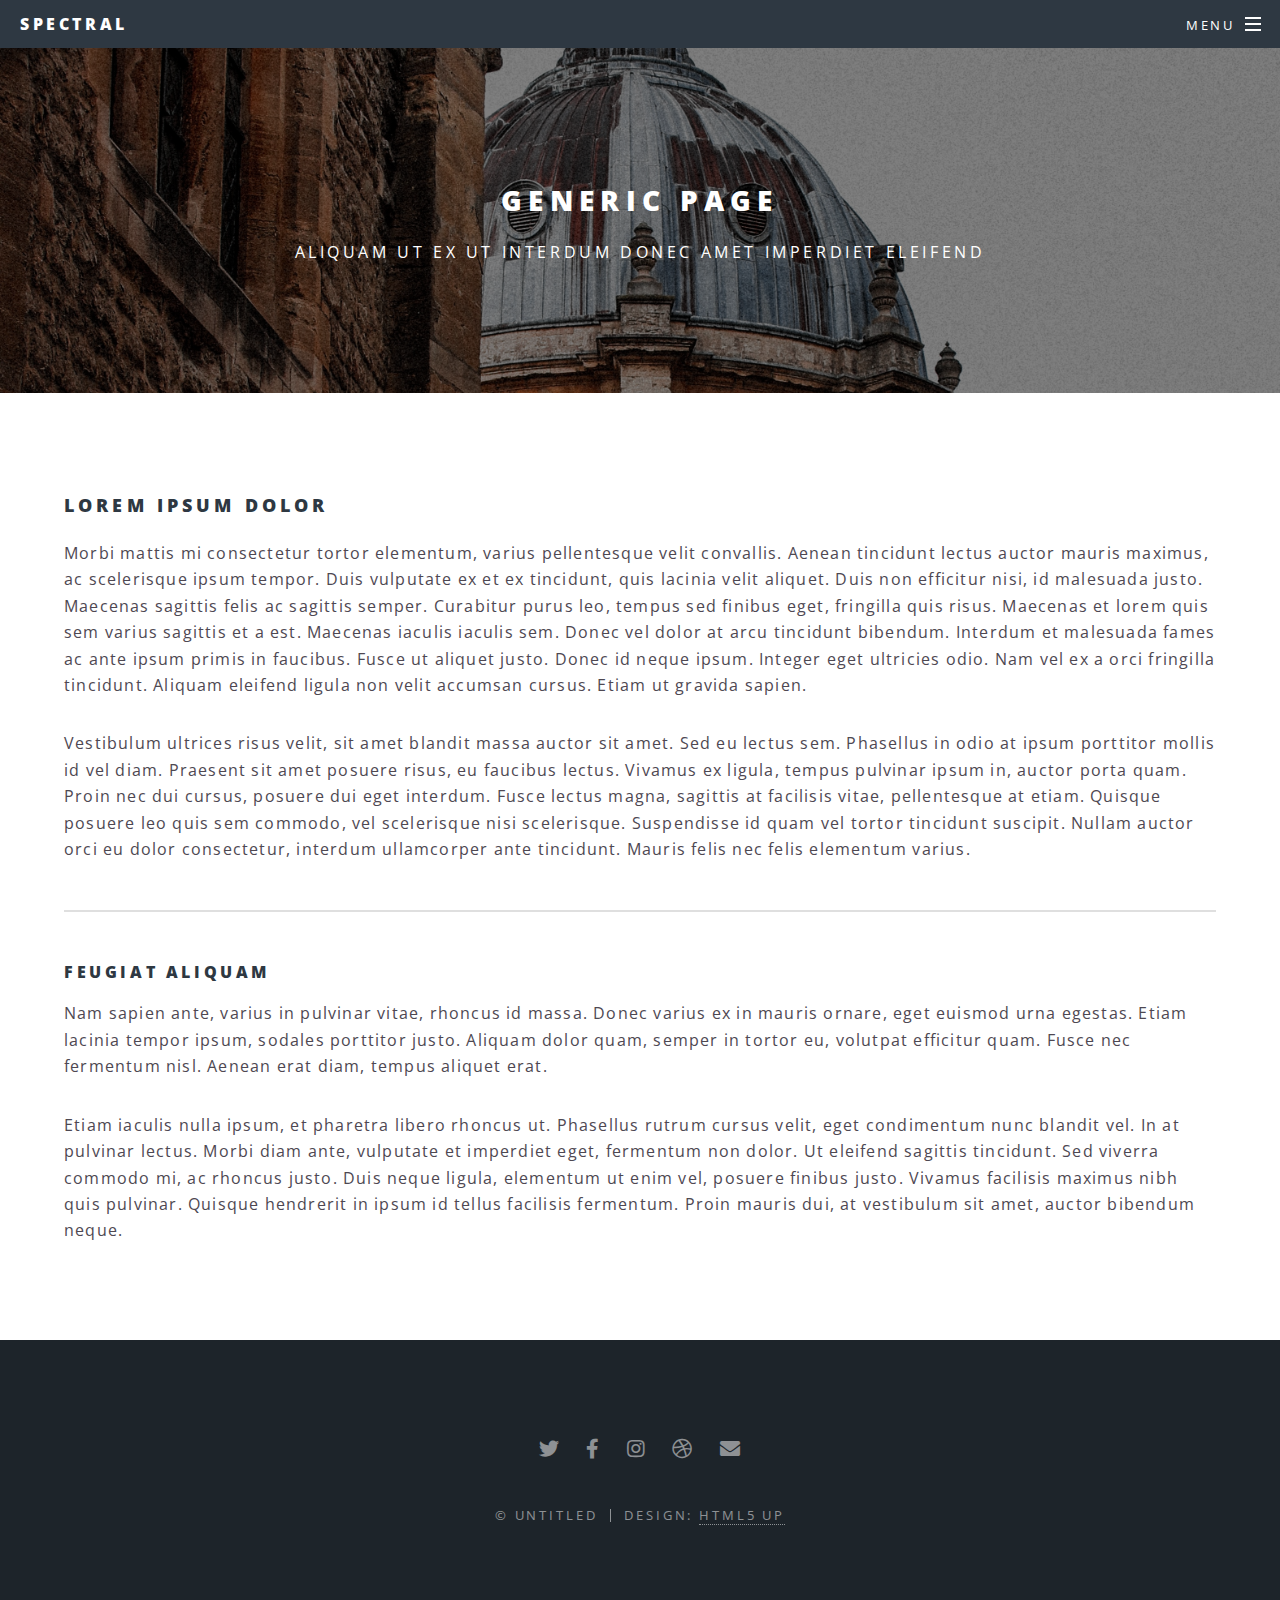
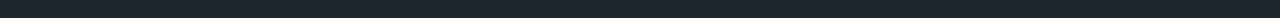
<file: generic.html>
<!DOCTYPE HTML>
<!--
	Spectral by HTML5 UP
	html5up.net | @ajlkn
	Free for personal and commercial use under the CCA 3.0 license (html5up.net/license)
-->
<html>
	<head>
		<title>Generic - Spectral by HTML5 UP</title>
		<meta charset="utf-8" />
		<meta name="viewport" content="width=device-width, initial-scale=1, user-scalable=no" />
		<link rel="stylesheet" href="assets/css/main.css" />
		<noscript><link rel="stylesheet" href="assets/css/noscript.css" /></noscript>
	</head>
	<body class="is-preload">

		<!-- Page Wrapper -->
			<div id="page-wrapper">

				<!-- Header -->
					<header id="header">
						<h1><a href="index.html">Spectral</a></h1>
						<nav id="nav">
							<ul>
								<li class="special">
									<a href="#menu" class="menuToggle"><span>Menu</span></a>
									<div id="menu">
										<ul>
											<li><a href="index.html">Home</a></li>
											<li><a href="generic.html">Generic</a></li>
											<li><a href="elements.html">Elements</a></li>
											<li><a href="#">Sign Up</a></li>
											<li><a href="#">Log In</a></li>
										</ul>
									</div>
								</li>
							</ul>
						</nav>
					</header>

				<!-- Main -->
					<article id="main">
						<header>
							<h2>Generic Page</h2>
							<p>Aliquam ut ex ut interdum donec amet imperdiet eleifend</p>
						</header>
						<section class="wrapper style5">
							<div class="inner">

								<h3>Lorem ipsum dolor</h3>
								<p>Morbi mattis mi consectetur tortor elementum, varius pellentesque velit convallis. Aenean tincidunt lectus auctor mauris maximus, ac scelerisque ipsum tempor. Duis vulputate ex et ex tincidunt, quis lacinia velit aliquet. Duis non efficitur nisi, id malesuada justo. Maecenas sagittis felis ac sagittis semper. Curabitur purus leo, tempus sed finibus eget, fringilla quis risus. Maecenas et lorem quis sem varius sagittis et a est. Maecenas iaculis iaculis sem. Donec vel dolor at arcu tincidunt bibendum. Interdum et malesuada fames ac ante ipsum primis in faucibus. Fusce ut aliquet justo. Donec id neque ipsum. Integer eget ultricies odio. Nam vel ex a orci fringilla tincidunt. Aliquam eleifend ligula non velit accumsan cursus. Etiam ut gravida sapien.</p>

								<p>Vestibulum ultrices risus velit, sit amet blandit massa auctor sit amet. Sed eu lectus sem. Phasellus in odio at ipsum porttitor mollis id vel diam. Praesent sit amet posuere risus, eu faucibus lectus. Vivamus ex ligula, tempus pulvinar ipsum in, auctor porta quam. Proin nec dui cursus, posuere dui eget interdum. Fusce lectus magna, sagittis at facilisis vitae, pellentesque at etiam. Quisque posuere leo quis sem commodo, vel scelerisque nisi scelerisque. Suspendisse id quam vel tortor tincidunt suscipit. Nullam auctor orci eu dolor consectetur, interdum ullamcorper ante tincidunt. Mauris felis nec felis elementum varius.</p>

								<hr />

								<h4>Feugiat aliquam</h4>
								<p>Nam sapien ante, varius in pulvinar vitae, rhoncus id massa. Donec varius ex in mauris ornare, eget euismod urna egestas. Etiam lacinia tempor ipsum, sodales porttitor justo. Aliquam dolor quam, semper in tortor eu, volutpat efficitur quam. Fusce nec fermentum nisl. Aenean erat diam, tempus aliquet erat.</p>

								<p>Etiam iaculis nulla ipsum, et pharetra libero rhoncus ut. Phasellus rutrum cursus velit, eget condimentum nunc blandit vel. In at pulvinar lectus. Morbi diam ante, vulputate et imperdiet eget, fermentum non dolor. Ut eleifend sagittis tincidunt. Sed viverra commodo mi, ac rhoncus justo. Duis neque ligula, elementum ut enim vel, posuere finibus justo. Vivamus facilisis maximus nibh quis pulvinar. Quisque hendrerit in ipsum id tellus facilisis fermentum. Proin mauris dui, at vestibulum sit amet, auctor bibendum neque.</p>

							</div>
						</section>
					</article>

				<!-- Footer -->
					<footer id="footer">
						<ul class="icons">
							<li><a href="#" class="icon brands fa-twitter"><span class="label">Twitter</span></a></li>
							<li><a href="#" class="icon brands fa-facebook-f"><span class="label">Facebook</span></a></li>
							<li><a href="#" class="icon brands fa-instagram"><span class="label">Instagram</span></a></li>
							<li><a href="#" class="icon brands fa-dribbble"><span class="label">Dribbble</span></a></li>
							<li><a href="#" class="icon solid fa-envelope"><span class="label">Email</span></a></li>
						</ul>
						<ul class="copyright">
							<li>&copy; Untitled</li><li>Design: <a href="http://html5up.net">HTML5 UP</a></li>
						</ul>
					</footer>

			</div>

		<!-- Scripts -->
			<script src="assets/js/jquery.min.js"></script>
			<script src="assets/js/jquery.scrollex.min.js"></script>
			<script src="assets/js/jquery.scrolly.min.js"></script>
			<script src="assets/js/browser.min.js"></script>
			<script src="assets/js/breakpoints.min.js"></script>
			<script src="assets/js/util.js"></script>
			<script src="assets/js/main.js"></script>

	</body>
</html>
</file>
<file: assets/css/noscript.css>
/*
	Spectral by HTML5 UP
	html5up.net | @ajlkn
	Free for personal and commercial use under the CCA 3.0 license (html5up.net/license)
*/

/* Banner */

	body.is-preload #banner h2 {
		-moz-transform: none;
		-webkit-transform: none;
		-ms-transform: none;
		transform: none;
		opacity: 1;
	}

		body.is-preload #banner h2:before, body.is-preload #banner h2:after {
			width: 100%;
		}

	body.is-preload #banner .more {
		-moz-transform: none;
		-webkit-transform: none;
		-ms-transform: none;
		transform: none;
		opacity: 1;
	}

	body.is-preload #banner:after {
		opacity: 0;
	}
</file>
<file: assets/css/main.css>
@import url(fontawesome-all.min.css);
@import url("https://fonts.googleapis.com/css?family=Open+Sans:400,400italic,600,600italic,800,800italic");

/*
	Spectral by HTML5 UP
	html5up.net | @ajlkn
	Free for personal and commercial use under the CCA 3.0 license (html5up.net/license)
*/

html, body, div, span, applet, object,
iframe, h1, h2, h3, h4, h5, h6, p, blockquote,
pre, a, abbr, acronym, address, big, cite,
code, del, dfn, em, img, ins, kbd, q, s, samp,
small, strike, strong, sub, sup, tt, var, b,
u, i, center, dl, dt, dd, ol, ul, li, fieldset,
form, label, legend, table, caption, tbody,
tfoot, thead, tr, th, td, article, aside,
canvas, details, embed, figure, figcaption,
footer, header, hgroup, menu, nav, output, ruby,
section, summary, time, mark, audio, video {
	margin: 0;
	padding: 0;
	border: 0;
	font-size: 100%;
	font: inherit;
	vertical-align: baseline;}

article, aside, details, figcaption, figure,
footer, header, hgroup, menu, nav, section {
	display: block;}

body {
	line-height: 1;
}

ol, ul {
	list-style: none;
}

blockquote, q {
	quotes: none;
}

	blockquote:before, blockquote:after, q:before, q:after {
		content: '';
		content: none;
	}

table {
	border-collapse: collapse;
	border-spacing: 0;
}

body {
	-webkit-text-size-adjust: none;
}

mark {
	background-color: transparent;
	color: inherit;
}

input::-moz-focus-inner {
	border: 0;
	padding: 0;
}

input, select, textarea {
	-moz-appearance: none;
	-webkit-appearance: none;
	-ms-appearance: none;
	appearance: none;
}

/* Basic */

	@-ms-viewport {
		width: device-width;
	}

	html {
		box-sizing: border-box;
	}

	*, *:before, *:after {
		box-sizing: inherit;
	}

	body {
		background: #2e3842;
	}

		body.is-preload *, body.is-preload *:before, body.is-preload *:after {
			-moz-animation: none !important;
			-webkit-animation: none !important;
			-ms-animation: none !important;
			animation: none !important;
			-moz-transition: none !important;
			-webkit-transition: none !important;
			-ms-transition: none !important;
			transition: none !important;
		}

	body, input, select, textarea {
		color: #fff;
		font-family: "Open Sans", Helvetica, sans-serif;
		font-size: 15pt;
		font-weight: 400;
		letter-spacing: 0.075em;
		line-height: 1.65em;
	}

		@media screen and (max-width: 1680px) {

			body, input, select, textarea {
				font-size: 13pt;
			}

		}

		@media screen and (max-width: 1280px) {

			body, input, select, textarea {
				font-size: 12pt;
			}

		}

		@media screen and (max-width: 736px) {

			body, input, select, textarea {
				font-size: 11pt;
				letter-spacing: 0.0375em;
			}

		}

	a {
		-moz-transition: color 0.2s ease, border-bottom-color 0.2s ease;
		-webkit-transition: color 0.2s ease, border-bottom-color 0.2s ease;
		-ms-transition: color 0.2s ease, border-bottom-color 0.2s ease;
		transition: color 0.2s ease, border-bottom-color 0.2s ease;
		border-bottom: dotted 1px;
		color: inherit;
		text-decoration: none;
	}

		a:hover {
			border-bottom-color: transparent;
		}

	strong, b {
		color: #fff;
		font-weight: 600;
	}

	em, i {
		font-style: italic;
	}

	p {
		margin: 0 0 2em 0;
	}

	h1, h2, h3, h4, h5, h6 {
		color: #fff;
		font-weight: 800;
		letter-spacing: 0.225em;
		line-height: 1em;
		margin: 0 0 1em 0;
		text-transform: uppercase;
	}

		h1 a, h2 a, h3 a, h4 a, h5 a, h6 a {
			color: inherit;
			text-decoration: none;
		}

	h2 {
		font-size: 1.35em;
		line-height: 1.75em;
	}

		@media screen and (max-width: 736px) {

			h2 {
				font-size: 1.1em;
				line-height: 1.65em;
			}

		}

	h3 {
		font-size: 1.15em;
		line-height: 1.75em;
	}

		@media screen and (max-width: 736px) {

			h3 {
				font-size: 1em;
				line-height: 1.65em;
			}

		}

	h4 {
		font-size: 1em;
		line-height: 1.5em;
	}

	h5 {
		font-size: 0.8em;
		line-height: 1.5em;
	}

	h6 {
		font-size: 0.7em;
		line-height: 1.5em;
	}

	sub {
		font-size: 0.8em;
		position: relative;
		top: 0.5em;
	}

	sup {
		font-size: 0.8em;
		position: relative;
		top: -0.5em;
	}

	hr {
		border: 0;
		border-bottom: solid 2px #fff;
		margin: 3em 0;
	}

		hr.major {
			margin: 4.5em 0;
		}

	blockquote {
		border-left: solid 4px #fff;
		font-style: italic;
		margin: 0 0 2em 0;
		padding: 0.5em 0 0.5em 2em;
	}

	code {
		background: rgba(144, 144, 144, 0.25);
		border-radius: 3px;
		font-family: "Courier New", monospace;
		font-size: 0.9em;
		letter-spacing: 0;
		margin: 0 0.25em;
		padding: 0.25em 0.65em;
	}

	pre {
		-webkit-overflow-scrolling: touch;
		font-family: "Courier New", monospace;
		font-size: 0.9em;
		margin: 0 0 2em 0;
	}

		pre code {
			display: block;
			line-height: 1.75em;
			padding: 1em 1.5em;
			overflow-x: auto;
		}

	.align-left {
		text-align: left;
	}

	.align-center {
		text-align: center;
	}

	.align-right {
		text-align: right;
	}

/* Row */

	.row {
		display: flex;
		flex-wrap: wrap;
		box-sizing: border-box;
		align-items: stretch;
	}

		.row > * {
			box-sizing: border-box;
		}

		.row.gtr-uniform > * > :last-child {
			margin-bottom: 0;
		}

		.row.aln-left {
			justify-content: flex-start;
		}

		.row.aln-center {
			justify-content: center;
		}

		.row.aln-right {
			justify-content: flex-end;
		}

		.row.aln-top {
			align-items: flex-start;
		}

		.row.aln-middle {
			align-items: center;
		}

		.row.aln-bottom {
			align-items: flex-end;
		}

		.row > .imp {
			order: -1;
		}

		.row > .col-1 {
			width: 8.33333%;
		}

		.row > .off-1 {
			margin-left: 8.33333%;
		}

		.row > .col-2 {
			width: 16.66667%;
		}

		.row > .off-2 {
			margin-left: 16.66667%;
		}

		.row > .col-3 {
			width: 25%;
		}

		.row > .off-3 {
			margin-left: 25%;
		}

		.row > .col-4 {
			width: 33.33333%;
		}

		.row > .off-4 {
			margin-left: 33.33333%;
		}

		.row > .col-5 {
			width: 41.66667%;
		}

		.row > .off-5 {
			margin-left: 41.66667%;
		}

		.row > .col-6 {
			width: 50%;
		}

		.row > .off-6 {
			margin-left: 50%;
		}

		.row > .col-7 {
			width: 58.33333%;
		}

		.row > .off-7 {
			margin-left: 58.33333%;
		}

		.row > .col-8 {
			width: 66.66667%;
		}

		.row > .off-8 {
			margin-left: 66.66667%;
		}

		.row > .col-9 {
			width: 75%;
		}

		.row > .off-9 {
			margin-left: 75%;
		}

		.row > .col-10 {
			width: 83.33333%;
		}

		.row > .off-10 {
			margin-left: 83.33333%;
		}

		.row > .col-11 {
			width: 91.66667%;
		}

		.row > .off-11 {
			margin-left: 91.66667%;
		}

		.row > .col-12 {
			width: 100%;
		}

		.row > .off-12 {
			margin-left: 100%;
		}

		.row.gtr-0 {
			margin-top: 0;
			margin-left: 0em;
		}

			.row.gtr-0 > * {
				padding: 0 0 0 0em;
			}

			.row.gtr-0.gtr-uniform {
				margin-top: 0em;
			}

				.row.gtr-0.gtr-uniform > * {
					padding-top: 0em;
				}

		.row.gtr-25 {
			margin-top: 0;
			margin-left: -0.375em;
		}

			.row.gtr-25 > * {
				padding: 0 0 0 0.375em;
			}

			.row.gtr-25.gtr-uniform {
				margin-top: -0.375em;
			}

				.row.gtr-25.gtr-uniform > * {
					padding-top: 0.375em;
				}

		.row.gtr-50 {
			margin-top: 0;
			margin-left: -0.75em;
		}

			.row.gtr-50 > * {
				padding: 0 0 0 0.75em;
			}

			.row.gtr-50.gtr-uniform {
				margin-top: -0.75em;
			}

				.row.gtr-50.gtr-uniform > * {
					padding-top: 0.75em;
				}

		.row {
			margin-top: 0;
			margin-left: -1.5em;
		}

			.row > * {
				padding: 0 0 0 1.5em;
			}

			.row.gtr-uniform {
				margin-top: -1.5em;
			}

				.row.gtr-uniform > * {
					padding-top: 1.5em;
				}

		.row.gtr-150 {
			margin-top: 0;
			margin-left: -2.25em;
		}

			.row.gtr-150 > * {
				padding: 0 0 0 2.25em;
			}

			.row.gtr-150.gtr-uniform {
				margin-top: -2.25em;
			}

				.row.gtr-150.gtr-uniform > * {
					padding-top: 2.25em;
				}

		.row.gtr-200 {
			margin-top: 0;
			margin-left: -3em;
		}

			.row.gtr-200 > * {
				padding: 0 0 0 3em;
			}

			.row.gtr-200.gtr-uniform {
				margin-top: -3em;
			}

				.row.gtr-200.gtr-uniform > * {
					padding-top: 3em;
				}

		@media screen and (max-width: 1680px) {

			.row {
				display: flex;
				flex-wrap: wrap;
				box-sizing: border-box;
				align-items: stretch;
			}

				.row > * {
					box-sizing: border-box;
				}

				.row.gtr-uniform > * > :last-child {
					margin-bottom: 0;
				}

				.row.aln-left {
					justify-content: flex-start;
				}

				.row.aln-center {
					justify-content: center;
				}

				.row.aln-right {
					justify-content: flex-end;
				}

				.row.aln-top {
					align-items: flex-start;
				}

				.row.aln-middle {
					align-items: center;
				}

				.row.aln-bottom {
					align-items: flex-end;
				}

				.row > .imp-xlarge {
					order: -1;
				}

				.row > .col-1-xlarge {
					width: 8.33333%;
				}

				.row > .off-1-xlarge {
					margin-left: 8.33333%;
				}

				.row > .col-2-xlarge {
					width: 16.66667%;
				}

				.row > .off-2-xlarge {
					margin-left: 16.66667%;
				}

				.row > .col-3-xlarge {
					width: 25%;
				}

				.row > .off-3-xlarge {
					margin-left: 25%;
				}

				.row > .col-4-xlarge {
					width: 33.33333%;
				}

				.row > .off-4-xlarge {
					margin-left: 33.33333%;
				}

				.row > .col-5-xlarge {
					width: 41.66667%;
				}

				.row > .off-5-xlarge {
					margin-left: 41.66667%;
				}

				.row > .col-6-xlarge {
					width: 50%;
				}

				.row > .off-6-xlarge {
					margin-left: 50%;
				}

				.row > .col-7-xlarge {
					width: 58.33333%;
				}

				.row > .off-7-xlarge {
					margin-left: 58.33333%;
				}

				.row > .col-8-xlarge {
					width: 66.66667%;
				}

				.row > .off-8-xlarge {
					margin-left: 66.66667%;
				}

				.row > .col-9-xlarge {
					width: 75%;
				}

				.row > .off-9-xlarge {
					margin-left: 75%;
				}

				.row > .col-10-xlarge {
					width: 83.33333%;
				}

				.row > .off-10-xlarge {
					margin-left: 83.33333%;
				}

				.row > .col-11-xlarge {
					width: 91.66667%;
				}

				.row > .off-11-xlarge {
					margin-left: 91.66667%;
				}

				.row > .col-12-xlarge {
					width: 100%;
				}

				.row > .off-12-xlarge {
					margin-left: 100%;
				}

				.row.gtr-0 {
					margin-top: 0;
					margin-left: 0em;
				}

					.row.gtr-0 > * {
						padding: 0 0 0 0em;
					}

					.row.gtr-0.gtr-uniform {
						margin-top: 0em;
					}

						.row.gtr-0.gtr-uniform > * {
							padding-top: 0em;
						}

				.row.gtr-25 {
					margin-top: 0;
					margin-left: -0.375em;
				}

					.row.gtr-25 > * {
						padding: 0 0 0 0.375em;
					}

					.row.gtr-25.gtr-uniform {
						margin-top: -0.375em;
					}

						.row.gtr-25.gtr-uniform > * {
							padding-top: 0.375em;
						}

				.row.gtr-50 {
					margin-top: 0;
					margin-left: -0.75em;
				}

					.row.gtr-50 > * {
						padding: 0 0 0 0.75em;
					}

					.row.gtr-50.gtr-uniform {
						margin-top: -0.75em;
					}

						.row.gtr-50.gtr-uniform > * {
							padding-top: 0.75em;
						}

				.row {
					margin-top: 0;
					margin-left: -1.5em;
				}

					.row > * {
						padding: 0 0 0 1.5em;
					}

					.row.gtr-uniform {
						margin-top: -1.5em;
					}

						.row.gtr-uniform > * {
							padding-top: 1.5em;
						}

				.row.gtr-150 {
					margin-top: 0;
					margin-left: -2.25em;
				}

					.row.gtr-150 > * {
						padding: 0 0 0 2.25em;
					}

					.row.gtr-150.gtr-uniform {
						margin-top: -2.25em;
					}

						.row.gtr-150.gtr-uniform > * {
							padding-top: 2.25em;
						}

				.row.gtr-200 {
					margin-top: 0;
					margin-left: -3em;
				}

					.row.gtr-200 > * {
						padding: 0 0 0 3em;
					}

					.row.gtr-200.gtr-uniform {
						margin-top: -3em;
					}

						.row.gtr-200.gtr-uniform > * {
							padding-top: 3em;
						}

		}

		@media screen and (max-width: 1280px) {

			.row {
				display: flex;
				flex-wrap: wrap;
				box-sizing: border-box;
				align-items: stretch;
			}

				.row > * {
					box-sizing: border-box;
				}

				.row.gtr-uniform > * > :last-child {
					margin-bottom: 0;
				}

				.row.aln-left {
					justify-content: flex-start;
				}

				.row.aln-center {
					justify-content: center;
				}

				.row.aln-right {
					justify-content: flex-end;
				}

				.row.aln-top {
					align-items: flex-start;
				}

				.row.aln-middle {
					align-items: center;
				}

				.row.aln-bottom {
					align-items: flex-end;
				}

				.row > .imp-large {
					order: -1;
				}

				.row > .col-1-large {
					width: 8.33333%;
				}

				.row > .off-1-large {
					margin-left: 8.33333%;
				}

				.row > .col-2-large {
					width: 16.66667%;
				}

				.row > .off-2-large {
					margin-left: 16.66667%;
				}

				.row > .col-3-large {
					width: 25%;
				}

				.row > .off-3-large {
					margin-left: 25%;
				}

				.row > .col-4-large {
					width: 33.33333%;
				}

				.row > .off-4-large {
					margin-left: 33.33333%;
				}

				.row > .col-5-large {
					width: 41.66667%;
				}

				.row > .off-5-large {
					margin-left: 41.66667%;
				}

				.row > .col-6-large {
					width: 50%;
				}

				.row > .off-6-large {
					margin-left: 50%;
				}

				.row > .col-7-large {
					width: 58.33333%;
				}

				.row > .off-7-large {
					margin-left: 58.33333%;
				}

				.row > .col-8-large {
					width: 66.66667%;
				}

				.row > .off-8-large {
					margin-left: 66.66667%;
				}

				.row > .col-9-large {
					width: 75%;
				}

				.row > .off-9-large {
					margin-left: 75%;
				}

				.row > .col-10-large {
					width: 83.33333%;
				}

				.row > .off-10-large {
					margin-left: 83.33333%;
				}

				.row > .col-11-large {
					width: 91.66667%;
				}

				.row > .off-11-large {
					margin-left: 91.66667%;
				}

				.row > .col-12-large {
					width: 100%;
				}

				.row > .off-12-large {
					margin-left: 100%;
				}

				.row.gtr-0 {
					margin-top: 0;
					margin-left: 0em;
				}

					.row.gtr-0 > * {
						padding: 0 0 0 0em;
					}

					.row.gtr-0.gtr-uniform {
						margin-top: 0em;
					}

						.row.gtr-0.gtr-uniform > * {
							padding-top: 0em;
						}

				.row.gtr-25 {
					margin-top: 0;
					margin-left: -0.375em;
				}

					.row.gtr-25 > * {
						padding: 0 0 0 0.375em;
					}

					.row.gtr-25.gtr-uniform {
						margin-top: -0.375em;
					}

						.row.gtr-25.gtr-uniform > * {
							padding-top: 0.375em;
						}

				.row.gtr-50 {
					margin-top: 0;
					margin-left: -0.75em;
				}

					.row.gtr-50 > * {
						padding: 0 0 0 0.75em;
					}

					.row.gtr-50.gtr-uniform {
						margin-top: -0.75em;
					}

						.row.gtr-50.gtr-uniform > * {
							padding-top: 0.75em;
						}

				.row {
					margin-top: 0;
					margin-left: -1.5em;
				}

					.row > * {
						padding: 0 0 0 1.5em;
					}

					.row.gtr-uniform {
						margin-top: -1.5em;
					}

						.row.gtr-uniform > * {
							padding-top: 1.5em;
						}

				.row.gtr-150 {
					margin-top: 0;
					margin-left: -2.25em;
				}

					.row.gtr-150 > * {
						padding: 0 0 0 2.25em;
					}

					.row.gtr-150.gtr-uniform {
						margin-top: -2.25em;
					}

						.row.gtr-150.gtr-uniform > * {
							padding-top: 2.25em;
						}

				.row.gtr-200 {
					margin-top: 0;
					margin-left: -3em;
				}

					.row.gtr-200 > * {
						padding: 0 0 0 3em;
					}

					.row.gtr-200.gtr-uniform {
						margin-top: -3em;
					}

						.row.gtr-200.gtr-uniform > * {
							padding-top: 3em;
						}

		}

		@media screen and (max-width: 980px) {

			.row {
				display: flex;
				flex-wrap: wrap;
				box-sizing: border-box;
				align-items: stretch;
			}

				.row > * {
					box-sizing: border-box;
				}

				.row.gtr-uniform > * > :last-child {
					margin-bottom: 0;
				}

				.row.aln-left {
					justify-content: flex-start;
				}

				.row.aln-center {
					justify-content: center;
				}

				.row.aln-right {
					justify-content: flex-end;
				}

				.row.aln-top {
					align-items: flex-start;
				}

				.row.aln-middle {
					align-items: center;
				}

				.row.aln-bottom {
					align-items: flex-end;
				}

				.row > .imp-medium {
					order: -1;
				}

				.row > .col-1-medium {
					width: 8.33333%;
				}

				.row > .off-1-medium {
					margin-left: 8.33333%;
				}

				.row > .col-2-medium {
					width: 16.66667%;
				}

				.row > .off-2-medium {
					margin-left: 16.66667%;
				}

				.row > .col-3-medium {
					width: 25%;
				}

				.row > .off-3-medium {
					margin-left: 25%;
				}

				.row > .col-4-medium {
					width: 33.33333%;
				}

				.row > .off-4-medium {
					margin-left: 33.33333%;
				}

				.row > .col-5-medium {
					width: 41.66667%;
				}

				.row > .off-5-medium {
					margin-left: 41.66667%;
				}

				.row > .col-6-medium {
					width: 50%;
				}

				.row > .off-6-medium {
					margin-left: 50%;
				}

				.row > .col-7-medium {
					width: 58.33333%;
				}

				.row > .off-7-medium {
					margin-left: 58.33333%;
				}

				.row > .col-8-medium {
					width: 66.66667%;
				}

				.row > .off-8-medium {
					margin-left: 66.66667%;
				}

				.row > .col-9-medium {
					width: 75%;
				}

				.row > .off-9-medium {
					margin-left: 75%;
				}

				.row > .col-10-medium {
					width: 83.33333%;
				}

				.row > .off-10-medium {
					margin-left: 83.33333%;
				}

				.row > .col-11-medium {
					width: 91.66667%;
				}

				.row > .off-11-medium {
					margin-left: 91.66667%;
				}

				.row > .col-12-medium {
					width: 100%;
				}

				.row > .off-12-medium {
					margin-left: 100%;
				}

				.row.gtr-0 {
					margin-top: 0;
					margin-left: 0em;
				}

					.row.gtr-0 > * {
						padding: 0 0 0 0em;
					}

					.row.gtr-0.gtr-uniform {
						margin-top: 0em;
					}

						.row.gtr-0.gtr-uniform > * {
							padding-top: 0em;
						}

				.row.gtr-25 {
					margin-top: 0;
					margin-left: -0.375em;
				}

					.row.gtr-25 > * {
						padding: 0 0 0 0.375em;
					}

					.row.gtr-25.gtr-uniform {
						margin-top: -0.375em;
					}

						.row.gtr-25.gtr-uniform > * {
							padding-top: 0.375em;
						}

				.row.gtr-50 {
					margin-top: 0;
					margin-left: -0.75em;
				}

					.row.gtr-50 > * {
						padding: 0 0 0 0.75em;
					}

					.row.gtr-50.gtr-uniform {
						margin-top: -0.75em;
					}

						.row.gtr-50.gtr-uniform > * {
							padding-top: 0.75em;
						}

				.row {
					margin-top: 0;
					margin-left: -1.5em;
				}

					.row > * {
						padding: 0 0 0 1.5em;
					}

					.row.gtr-uniform {
						margin-top: -1.5em;
					}

						.row.gtr-uniform > * {
							padding-top: 1.5em;
						}

				.row.gtr-150 {
					margin-top: 0;
					margin-left: -2.25em;
				}

					.row.gtr-150 > * {
						padding: 0 0 0 2.25em;
					}

					.row.gtr-150.gtr-uniform {
						margin-top: -2.25em;
					}

						.row.gtr-150.gtr-uniform > * {
							padding-top: 2.25em;
						}

				.row.gtr-200 {
					margin-top: 0;
					margin-left: -3em;
				}

					.row.gtr-200 > * {
						padding: 0 0 0 3em;
					}

					.row.gtr-200.gtr-uniform {
						margin-top: -3em;
					}

						.row.gtr-200.gtr-uniform > * {
							padding-top: 3em;
						}

		}

		@media screen and (max-width: 736px) {

			.row {
				display: flex;
				flex-wrap: wrap;
				box-sizing: border-box;
				align-items: stretch;
			}

				.row > * {
					box-sizing: border-box;
				}

				.row.gtr-uniform > * > :last-child {
					margin-bottom: 0;
				}

				.row.aln-left {
					justify-content: flex-start;
				}

				.row.aln-center {
					justify-content: center;
				}

				.row.aln-right {
					justify-content: flex-end;
				}

				.row.aln-top {
					align-items: flex-start;
				}

				.row.aln-middle {
					align-items: center;
				}

				.row.aln-bottom {
					align-items: flex-end;
				}

				.row > .imp-small {
					order: -1;
				}

				.row > .col-1-small {
					width: 8.33333%;
				}

				.row > .off-1-small {
					margin-left: 8.33333%;
				}

				.row > .col-2-small {
					width: 16.66667%;
				}

				.row > .off-2-small {
					margin-left: 16.66667%;
				}

				.row > .col-3-small {
					width: 25%;
				}

				.row > .off-3-small {
					margin-left: 25%;
				}

				.row > .col-4-small {
					width: 33.33333%;
				}

				.row > .off-4-small {
					margin-left: 33.33333%;
				}

				.row > .col-5-small {
					width: 41.66667%;
				}

				.row > .off-5-small {
					margin-left: 41.66667%;
				}

				.row > .col-6-small {
					width: 50%;
				}

				.row > .off-6-small {
					margin-left: 50%;
				}

				.row > .col-7-small {
					width: 58.33333%;
				}

				.row > .off-7-small {
					margin-left: 58.33333%;
				}

				.row > .col-8-small {
					width: 66.66667%;
				}

				.row > .off-8-small {
					margin-left: 66.66667%;
				}

				.row > .col-9-small {
					width: 75%;
				}

				.row > .off-9-small {
					margin-left: 75%;
				}

				.row > .col-10-small {
					width: 83.33333%;
				}

				.row > .off-10-small {
					margin-left: 83.33333%;
				}

				.row > .col-11-small {
					width: 91.66667%;
				}

				.row > .off-11-small {
					margin-left: 91.66667%;
				}

				.row > .col-12-small {
					width: 100%;
				}

				.row > .off-12-small {
					margin-left: 100%;
				}

				.row.gtr-0 {
					margin-top: 0;
					margin-left: 0em;
				}

					.row.gtr-0 > * {
						padding: 0 0 0 0em;
					}

					.row.gtr-0.gtr-uniform {
						margin-top: 0em;
					}

						.row.gtr-0.gtr-uniform > * {
							padding-top: 0em;
						}

				.row.gtr-25 {
					margin-top: 0;
					margin-left: -0.375em;
				}

					.row.gtr-25 > * {
						padding: 0 0 0 0.375em;
					}

					.row.gtr-25.gtr-uniform {
						margin-top: -0.375em;
					}

						.row.gtr-25.gtr-uniform > * {
							padding-top: 0.375em;
						}

				.row.gtr-50 {
					margin-top: 0;
					margin-left: -0.75em;
				}

					.row.gtr-50 > * {
						padding: 0 0 0 0.75em;
					}

					.row.gtr-50.gtr-uniform {
						margin-top: -0.75em;
					}

						.row.gtr-50.gtr-uniform > * {
							padding-top: 0.75em;
						}

				.row {
					margin-top: 0;
					margin-left: -1.5em;
				}

					.row > * {
						padding: 0 0 0 1.5em;
					}

					.row.gtr-uniform {
						margin-top: -1.5em;
					}

						.row.gtr-uniform > * {
							padding-top: 1.5em;
						}

				.row.gtr-150 {
					margin-top: 0;
					margin-left: -2.25em;
				}

					.row.gtr-150 > * {
						padding: 0 0 0 2.25em;
					}

					.row.gtr-150.gtr-uniform {
						margin-top: -2.25em;
					}

						.row.gtr-150.gtr-uniform > * {
							padding-top: 2.25em;
						}

				.row.gtr-200 {
					margin-top: 0;
					margin-left: -3em;
				}

					.row.gtr-200 > * {
						padding: 0 0 0 3em;
					}

					.row.gtr-200.gtr-uniform {
						margin-top: -3em;
					}

						.row.gtr-200.gtr-uniform > * {
							padding-top: 3em;
						}

		}

		@media screen and (max-width: 480px) {

			.row {
				display: flex;
				flex-wrap: wrap;
				box-sizing: border-box;
				align-items: stretch;
			}

				.row > * {
					box-sizing: border-box;
				}

				.row.gtr-uniform > * > :last-child {
					margin-bottom: 0;
				}

				.row.aln-left {
					justify-content: flex-start;
				}

				.row.aln-center {
					justify-content: center;
				}

				.row.aln-right {
					justify-content: flex-end;
				}

				.row.aln-top {
					align-items: flex-start;
				}

				.row.aln-middle {
					align-items: center;
				}

				.row.aln-bottom {
					align-items: flex-end;
				}

				.row > .imp-xsmall {
					order: -1;
				}

				.row > .col-1-xsmall {
					width: 8.33333%;
				}

				.row > .off-1-xsmall {
					margin-left: 8.33333%;
				}

				.row > .col-2-xsmall {
					width: 16.66667%;
				}

				.row > .off-2-xsmall {
					margin-left: 16.66667%;
				}

				.row > .col-3-xsmall {
					width: 25%;
				}

				.row > .off-3-xsmall {
					margin-left: 25%;
				}

				.row > .col-4-xsmall {
					width: 33.33333%;
				}

				.row > .off-4-xsmall {
					margin-left: 33.33333%;
				}

				.row > .col-5-xsmall {
					width: 41.66667%;
				}

				.row > .off-5-xsmall {
					margin-left: 41.66667%;
				}

				.row > .col-6-xsmall {
					width: 50%;
				}

				.row > .off-6-xsmall {
					margin-left: 50%;
				}

				.row > .col-7-xsmall {
					width: 58.33333%;
				}

				.row > .off-7-xsmall {
					margin-left: 58.33333%;
				}

				.row > .col-8-xsmall {
					width: 66.66667%;
				}

				.row > .off-8-xsmall {
					margin-left: 66.66667%;
				}

				.row > .col-9-xsmall {
					width: 75%;
				}

				.row > .off-9-xsmall {
					margin-left: 75%;
				}

				.row > .col-10-xsmall {
					width: 83.33333%;
				}

				.row > .off-10-xsmall {
					margin-left: 83.33333%;
				}

				.row > .col-11-xsmall {
					width: 91.66667%;
				}

				.row > .off-11-xsmall {
					margin-left: 91.66667%;
				}

				.row > .col-12-xsmall {
					width: 100%;
				}

				.row > .off-12-xsmall {
					margin-left: 100%;
				}

				.row.gtr-0 {
					margin-top: 0;
					margin-left: 0em;
				}

					.row.gtr-0 > * {
						padding: 0 0 0 0em;
					}

					.row.gtr-0.gtr-uniform {
						margin-top: 0em;
					}

						.row.gtr-0.gtr-uniform > * {
							padding-top: 0em;
						}

				.row.gtr-25 {
					margin-top: 0;
					margin-left: -0.375em;
				}

					.row.gtr-25 > * {
						padding: 0 0 0 0.375em;
					}

					.row.gtr-25.gtr-uniform {
						margin-top: -0.375em;
					}

						.row.gtr-25.gtr-uniform > * {
							padding-top: 0.375em;
						}

				.row.gtr-50 {
					margin-top: 0;
					margin-left: -0.75em;
				}

					.row.gtr-50 > * {
						padding: 0 0 0 0.75em;
					}

					.row.gtr-50.gtr-uniform {
						margin-top: -0.75em;
					}

						.row.gtr-50.gtr-uniform > * {
							padding-top: 0.75em;
						}

				.row {
					margin-top: 0;
					margin-left: -1.5em;
				}

					.row > * {
						padding: 0 0 0 1.5em;
					}

					.row.gtr-uniform {
						margin-top: -1.5em;
					}

						.row.gtr-uniform > * {
							padding-top: 1.5em;
						}

				.row.gtr-150 {
					margin-top: 0;
					margin-left: -2.25em;
				}

					.row.gtr-150 > * {
						padding: 0 0 0 2.25em;
					}

					.row.gtr-150.gtr-uniform {
						margin-top: -2.25em;
					}

						.row.gtr-150.gtr-uniform > * {
							padding-top: 2.25em;
						}

				.row.gtr-200 {
					margin-top: 0;
					margin-left: -3em;
				}

					.row.gtr-200 > * {
						padding: 0 0 0 3em;
					}

					.row.gtr-200.gtr-uniform {
						margin-top: -3em;
					}

						.row.gtr-200.gtr-uniform > * {
							padding-top: 3em;
						}

		}

/* Section/Article */

	section.special, article.special {
		text-align: center;
	}

	header p {
		color: rgba(255, 255, 255, 0.5);
		position: relative;
		top: -0.25em;
	}

	header h3 + p {
		font-size: 1.1em;
	}

	header h4 + p,
	header h5 + p,
	header h6 + p {
		font-size: 0.9em;
	}

	header.major {
		margin: 0 0 3.5em 0;
	}

		header.major h2, header.major h3, header.major h4, header.major h5, header.major h6 {
			border-bottom: solid 2px #fff;
			display: inline-block;
			padding-bottom: 1em;
			position: relative;
		}

			header.major h2:after, header.major h3:after, header.major h4:after, header.major h5:after, header.major h6:after {
				content: '';
				display: block;
				height: 1px;
			}

		header.major p {
			color: #fff;
			top: 0;
		}

		@media screen and (max-width: 736px) {

			header.major {
				margin: 0 0 2em 0;
			}

		}

	@media screen and (max-width: 980px) {

		header br {
			display: none;
		}

	}

/* Form */

	form {
		margin: 0 0 2em 0;
	}

	label {
		color: #fff;
		display: block;
		font-size: 0.9em;
		font-weight: 600;
		margin: 0 0 1em 0;
	}

	input[type="text"],
	input[type="password"],
	input[type="email"],
	select,
	textarea {
		-moz-appearance: none;
		-webkit-appearance: none;
		-ms-appearance: none;
		appearance: none;
		background-color: rgba(144, 144, 144, 0.25);
		border-radius: 3px;
		border: none;
		color: inherit;
		display: block;
		outline: 0;
		padding: 0 1em;
		text-decoration: none;
		width: 100%;
	}

		input[type="text"]:invalid,
		input[type="password"]:invalid,
		input[type="email"]:invalid,
		select:invalid,
		textarea:invalid {
			box-shadow: none;
		}

		input[type="text"]:focus,
		input[type="password"]:focus,
		input[type="email"]:focus,
		select:focus,
		textarea:focus {
			box-shadow: 0 0 0 2px #21b2a6;
		}

	select {
		background-size: 1.25em;
		background-repeat: no-repeat;
		background-position: calc(100% - 1em) center;
		height: 2.75em;
		padding-right: 2.75em;
		text-overflow: ellipsis;
	}

		select:focus::-ms-value {
			background-color: transparent;
		}

		select::-ms-expand {
			display: none;
		}

	input[type="text"],
	input[type="password"],
	input[type="email"],
	select {
		height: 2.75em;
	}

	textarea {
		padding: 0.75em 1em;
	}

	input[type="checkbox"],
	input[type="radio"] {
		-moz-appearance: none;
		-webkit-appearance: none;
		-ms-appearance: none;
		appearance: none;
		display: block;
		float: left;
		margin-right: -2em;
		opacity: 0;
		width: 1em;
		z-index: -1;
	}

		input[type="checkbox"] + label,
		input[type="radio"] + label {
			text-decoration: none;
			color: #fff;
			cursor: pointer;
			display: inline-block;
			font-size: 1em;
			font-weight: 400;
			padding-left: 2.4em;
			padding-right: 0.75em;
			position: relative;
		}

			input[type="checkbox"] + label:before,
			input[type="radio"] + label:before {
				-moz-osx-font-smoothing: grayscale;
				-webkit-font-smoothing: antialiased;
				display: inline-block;
				font-style: normal;
				font-variant: normal;
				text-rendering: auto;
				line-height: 1;
				text-transform: none !important;
				font-family: 'Font Awesome 5 Free';
				font-weight: 900;
			}

			input[type="checkbox"] + label:before,
			input[type="radio"] + label:before {
				background: rgba(144, 144, 144, 0.25);
				border-radius: 3px;
				content: '';
				display: inline-block;
				font-size: 0.8em;
				height: 2.0625em;
				left: 0;
				line-height: 2.0625em;
				position: absolute;
				text-align: center;
				top: 0;
				width: 2.0625em;
			}

		input[type="checkbox"]:checked + label:before,
		input[type="radio"]:checked + label:before {
			background: #2e3842;
			color: #fff;
			content: '\f00c';
		}

		input[type="checkbox"]:focus + label:before,
		input[type="radio"]:focus + label:before {
			box-shadow: 0 0 0 2px #21b2a6;
		}

	input[type="checkbox"] + label:before {
		border-radius: 3px;
	}

	input[type="radio"] + label:before {
		border-radius: 100%;
	}

	::-webkit-input-placeholder {
		color: rgba(255, 255, 255, 0.5) !important;
		opacity: 1.0;
	}

	:-moz-placeholder {
		color: rgba(255, 255, 255, 0.5) !important;
		opacity: 1.0;
	}

	::-moz-placeholder {
		color: rgba(255, 255, 255, 0.5) !important;
		opacity: 1.0;
	}

	:-ms-input-placeholder {
		color: rgba(255, 255, 255, 0.5) !important;
		opacity: 1.0;
	}

/* Box */

	.box {
		border-radius: 3px;
		border: solid 2px #fff;
		margin-bottom: 2em;
		padding: 1.5em;
	}

		.box > :last-child,
		.box > :last-child > :last-child,
		.box > :last-child > :last-child > :last-child {
			margin-bottom: 0;
		}

		.box.alt {
			border: 0;
			border-radius: 0;
			padding: 0;
		}

/* Icon */

	.icon {
		text-decoration: none;
		border-bottom: none;
		position: relative;
	}

		.icon:before {
			-moz-osx-font-smoothing: grayscale;
			-webkit-font-smoothing: antialiased;
			display: inline-block;
			font-style: normal;
			font-variant: normal;
			text-rendering: auto;
			line-height: 1;
			text-transform: none !important;
			font-family: 'Font Awesome 5 Free';
			font-weight: 400;
		}

		.icon > .label {
			display: none;
		}

		.icon:before {
			line-height: inherit;
		}

		.icon.solid:before {
			font-weight: 900;
		}

		.icon.brands:before {
			font-family: 'Font Awesome 5 Brands';
		}

		.icon.major {
			-moz-transform: rotate(-45deg);
			-webkit-transform: rotate(-45deg);
			-ms-transform: rotate(-45deg);
			transform: rotate(-45deg);
			border-radius: 3px;
			border: solid 2px #fff;
			display: inline-block;
			font-size: 1.35em;
			height: calc(3em + 2px);
			line-height: 3em;
			text-align: center;
			width: calc(3em + 2px);
		}

			.icon.major:before {
				-moz-transform: rotate(45deg);
				-webkit-transform: rotate(45deg);
				-ms-transform: rotate(45deg);
				transform: rotate(45deg);
				display: inline-block;
				font-size: 1.5em;
			}

			@media screen and (max-width: 736px) {

				.icon.major {
					font-size: 1em;
				}

			}

		.icon.style1 {
			color: #00ffcc;
		}

		.icon.style2 {
			color: #00f0ff;
		}

		.icon.style3 {
			color: #76ddff;
		}

/* Image */

	.image {
		border-radius: 3px;
		border: 0;
		display: inline-block;
		position: relative;
	}

		.image img {
			border-radius: 3px;
			display: block;
		}

		.image.left {
			float: left;
			margin: 0 2em 2em 0;
			top: 0.25em;
		}

		.image.right {
			float: right;
			margin: 0 0 2em 2em;
			top: 0.25em;
		}

		.image.left, .image.right {
			max-width: 40%;
		}

			.image.left img, .image.right img {
				width: 100%;
			}

		.image.fit {
			display: block;
			margin: 0 0 2em 0;
			width: 100%;
		}

			.image.fit img {
				width: 100%;
			}

/* List */

	ol {
		list-style: decimal;
		margin: 0 0 2em 0;
		padding-left: 1.25em;
	}

		ol li {
			padding-left: 0.25em;
		}

	ul {
		list-style: disc;
		margin: 0 0 2em 0;
		padding-left: 1em;
	}

		ul li {
			padding-left: 0.5em;
		}

		ul.alt {
			list-style: none;
			padding-left: 0;
		}

			ul.alt li {
				border-top: solid 1px #fff;
				padding: 0.5em 0;
			}

				ul.alt li:first-child {
					border-top: 0;
					padding-top: 0;
				}

	dl {
		margin: 0 0 2em 0;
	}

/* Actions */

	ul.actions {
		display: -moz-flex;
		display: -webkit-flex;
		display: -ms-flex;
		display: flex;
		cursor: default;
		list-style: none;
		margin-left: -1em;
		padding-left: 0;
	}

		ul.actions li {
			padding: 0 0 0 1em;
			vertical-align: middle;
		}

		ul.actions.special {
			-moz-justify-content: center;
			-webkit-justify-content: center;
			-ms-justify-content: center;
			justify-content: center;
			width: 100%;
			margin-left: 0;
		}

			ul.actions.special li:first-child {
				padding-left: 0;
			}

		ul.actions.stacked {
			-moz-flex-direction: column;
			-webkit-flex-direction: column;
			-ms-flex-direction: column;
			flex-direction: column;
			margin-left: 0;
		}

			ul.actions.stacked li {
				padding: 1em 0 0 0;
			}

				ul.actions.stacked li:first-child {
					padding-top: 0;
				}

		ul.actions.fit {
			width: calc(100% + 1em);
		}

			ul.actions.fit li {
				-moz-flex-grow: 1;
				-webkit-flex-grow: 1;
				-ms-flex-grow: 1;
				flex-grow: 1;
				-moz-flex-shrink: 1;
				-webkit-flex-shrink: 1;
				-ms-flex-shrink: 1;
				flex-shrink: 1;
				width: 100%;
			}

				ul.actions.fit li > * {
					width: 100%;
				}

			ul.actions.fit.stacked {
				width: 100%;
			}

		@media screen and (max-width: 480px) {

			ul.actions:not(.fixed) {
				-moz-flex-direction: column;
				-webkit-flex-direction: column;
				-ms-flex-direction: column;
				flex-direction: column;
				margin-left: 0;
				width: 100% !important;
			}

				ul.actions:not(.fixed) li {
					-moz-flex-grow: 1;
					-webkit-flex-grow: 1;
					-ms-flex-grow: 1;
					flex-grow: 1;
					-moz-flex-shrink: 1;
					-webkit-flex-shrink: 1;
					-ms-flex-shrink: 1;
					flex-shrink: 1;
					padding: 1em 0 0 0;
					text-align: center;
					width: 100%;
				}

					ul.actions:not(.fixed) li > * {
						width: 100%;
					}

					ul.actions:not(.fixed) li:first-child {
						padding-top: 0;
					}

					ul.actions:not(.fixed) li input[type="submit"],
					ul.actions:not(.fixed) li input[type="reset"],
					ul.actions:not(.fixed) li input[type="button"],
					ul.actions:not(.fixed) li button,
					ul.actions:not(.fixed) li .button {
						width: 100%;
					}

						ul.actions:not(.fixed) li input[type="submit"].icon:before,
						ul.actions:not(.fixed) li input[type="reset"].icon:before,
						ul.actions:not(.fixed) li input[type="button"].icon:before,
						ul.actions:not(.fixed) li button.icon:before,
						ul.actions:not(.fixed) li .button.icon:before {
							margin-left: -0.5em;
						}

		}

/* Icons */

	ul.icons {
		cursor: default;
		list-style: none;
		padding-left: 0;
	}

		ul.icons li {
			display: inline-block;
			padding: 0 1em 0 0;
		}

			ul.icons li:last-child {
				padding-right: 0 !important;
			}

		ul.icons.major {
			padding: 1em 0;
		}

			ul.icons.major li {
				padding-right: 3.5em;
			}

				@media screen and (max-width: 736px) {

					ul.icons.major li {
						padding: 0 1em !important;
					}

				}

/* Table */

	.table-wrapper {
		-webkit-overflow-scrolling: touch;
		overflow-x: auto;
	}

	table {
		margin: 0 0 2em 0;
		width: 100%;
	}

		table tbody tr {
			border: solid 1px #fff;
			border-left: 0;
			border-right: 0;
		}

			table tbody tr:nth-child(2n + 1) {
				background-color: rgba(144, 144, 144, 0.25);
			}

		table td {
			padding: 0.75em 0.75em;
		}

		table th {
			color: #fff;
			font-size: 0.9em;
			font-weight: 600;
			padding: 0 0.75em 0.75em 0.75em;
			text-align: left;
		}

		table thead {
			border-bottom: solid 2px #fff;
		}

		table tfoot {
			border-top: solid 2px #fff;
		}

		table.alt {
			border-collapse: separate;
		}

			table.alt tbody tr td {
				border: solid 1px #fff;
				border-left-width: 0;
				border-top-width: 0;
			}

				table.alt tbody tr td:first-child {
					border-left-width: 1px;
				}

			table.alt tbody tr:first-child td {
				border-top-width: 1px;
			}

			table.alt thead {
				border-bottom: 0;
			}

			table.alt tfoot {
				border-top: 0;
			}

/* Button */

	input[type="submit"],
	input[type="reset"],
	input[type="button"],
	button,
	.button {
		-moz-appearance: none;
		-webkit-appearance: none;
		-ms-appearance: none;
		appearance: none;
		-moz-transition: background-color 0.2s ease-in-out, color 0.2s ease-in-out;
		-webkit-transition: background-color 0.2s ease-in-out, color 0.2s ease-in-out;
		-ms-transition: background-color 0.2s ease-in-out, color 0.2s ease-in-out;
		transition: background-color 0.2s ease-in-out, color 0.2s ease-in-out;
		background-color: transparent;
		border-radius: 3px;
		border: 0;
		box-shadow: inset 0 0 0 2px #fff;
		color: #fff;
		cursor: pointer;
		display: inline-block;
		font-size: 0.8em;
		font-weight: 600;
		height: 3.125em;
		letter-spacing: 0.225em;
		line-height: 3.125em;
		max-width: 30em;
		padding: 0 2.75em;
		text-align: center;
		text-decoration: none;
		text-transform: uppercase;
		white-space: nowrap;
		overflow: hidden;
		text-overflow: ellipsis;
	}

		input[type="submit"]:hover,
		input[type="reset"]:hover,
		input[type="button"]:hover,
		button:hover,
		.button:hover {
			background-color: rgba(144, 144, 144, 0.25);
		}

		input[type="submit"]:active,
		input[type="reset"]:active,
		input[type="button"]:active,
		button:active,
		.button:active {
			background-color: rgba(144, 144, 144, 0.5);
		}

		input[type="submit"].icon:before,
		input[type="reset"].icon:before,
		input[type="button"].icon:before,
		button.icon:before,
		.button.icon:before {
			margin-right: 0.5em;
		}

		input[type="submit"].fit,
		input[type="reset"].fit,
		input[type="button"].fit,
		button.fit,
		.button.fit {
			width: 100%;
		}

		input[type="submit"].small,
		input[type="reset"].small,
		input[type="button"].small,
		button.small,
		.button.small {
			font-size: 0.8em;
		}

		input[type="submit"].large,
		input[type="reset"].large,
		input[type="button"].large,
		button.large,
		.button.large {
			font-size: 1.35em;
		}

		input[type="submit"].primary,
		input[type="reset"].primary,
		input[type="button"].primary,
		button.primary,
		.button.primary {
			background-color: #ed4933;
			box-shadow: none !important;
			color: #ffffff !important;
		}

			input[type="submit"].primary:hover,
			input[type="reset"].primary:hover,
			input[type="button"].primary:hover,
			button.primary:hover,
			.button.primary:hover {
				background-color: #ef5e4a !important;
			}

			input[type="submit"].primary:active,
			input[type="reset"].primary:active,
			input[type="button"].primary:active,
			button.primary:active,
			.button.primary:active {
				background-color: #eb341c !important;
			}

		input[type="submit"].disabled, input[type="submit"]:disabled,
		input[type="reset"].disabled,
		input[type="reset"]:disabled,
		input[type="button"].disabled,
		input[type="button"]:disabled,
		button.disabled,
		button:disabled,
		.button.disabled,
		.button:disabled {
			pointer-events: none;
			opacity: 0.25;
		}

		@media screen and (max-width: 736px) {

			input[type="submit"],
			input[type="reset"],
			input[type="button"],
			button,
			.button {
				height: 3.75em;
				line-height: 3.75em;
			}

		}

/* Features */

	.features {
		display: -moz-flex;
		display: -webkit-flex;
		display: -ms-flex;
		display: flex;
		-moz-flex-wrap: wrap;
		-webkit-flex-wrap: wrap;
		-ms-flex-wrap: wrap;
		flex-wrap: wrap;
		-moz-justify-content: center;
		-webkit-justify-content: center;
		-ms-justify-content: center;
		justify-content: center;
		list-style: none;
		padding: 0;
		width: 100%;
	}

		.features li {
			padding: 4em 4em 2em 6em ;
			display: block;
			position: relative;
			text-align: left;
			width: 50%;
		}

			.features li:nth-child(1) {
				background-color: rgba(0, 0, 0, 0.035);
			}

			.features li:nth-child(2) {
				background-color: rgba(0, 0, 0, 0.07);
			}

			.features li:nth-child(3) {
				background-color: rgba(0, 0, 0, 0.105);
			}

			.features li:nth-child(4) {
				background-color: rgba(0, 0, 0, 0.14);
			}

			.features li:nth-child(5) {
				background-color: rgba(0, 0, 0, 0.175);
			}

			.features li:nth-child(6) {
				background-color: rgba(0, 0, 0, 0.21);
			}

			.features li:nth-child(7) {
				background-color: rgba(0, 0, 0, 0.245);
			}

			.features li:nth-child(8) {
				background-color: rgba(0, 0, 0, 0.28);
			}

			.features li:nth-child(9) {
				background-color: rgba(0, 0, 0, 0.315);
			}

			.features li:nth-child(10) {
				background-color: rgba(0, 0, 0, 0.35);
			}

			.features li:before {
				display: block;
				color: #00ffcc;
				position: absolute;
				left: 1.75em;
				top: 2.75em;
				font-size: 1.5em;
			}

			.features li:nth-child(1) {
				border-top-left-radius: 3px;
			}

			.features li:nth-child(2) {
				border-top-right-radius: 3px;
			}

			.features li:nth-last-child(1) {
				border-bottom-right-radius: 3px;
			}

			.features li:nth-last-child(2) {
				border-bottom-left-radius: 3px;
			}

			@media screen and (max-width: 980px) {

				.features li {
					padding: 3em 2em 1em 2em ;
					text-align: center;
				}

					.features li:before {
						left: 0;
						margin: 0 0 1em 0;
						position: relative;
						top: 0;
					}

			}

			@media screen and (max-width: 736px) {

				.features li {
					padding: 3em 0 1em 0 ;
					background-color: transparent !important;
					border-top: solid 2px #fff;
					width: 100%;
				}

					.features li:first-child {
						border-top: 0;
					}

			}

/* Spotlight */

	.spotlight {
		-moz-align-items: center;
		-webkit-align-items: center;
		-ms-align-items: center;
		align-items: center;
		display: -moz-flex;
		display: -webkit-flex;
		display: -ms-flex;
		display: flex;
	}

		.spotlight .image {
			-moz-order: 1;
			-webkit-order: 1;
			-ms-order: 1;
			order: 1;
			border-radius: 0;
			width: 40%;
		}

			.spotlight .image img {
				border-radius: 0;
				width: 100%;
			}

		.spotlight .content {
			padding: 2em 4em 0.1em 4em ;
			-moz-order: 2;
			-webkit-order: 2;
			-ms-order: 2;
			order: 2;
			max-width: 48em;
			width: 60%;
		}

		.spotlight:nth-child(2n) {
			-moz-flex-direction: row-reverse;
			-webkit-flex-direction: row-reverse;
			-ms-flex-direction: row-reverse;
			flex-direction: row-reverse;
		}

		.spotlight:nth-child(1) {
			background-color: rgba(0, 0, 0, 0.075);
		}

		.spotlight:nth-child(2) {
			background-color: rgba(0, 0, 0, 0.15);
		}

		.spotlight:nth-child(3) {
			background-color: rgba(0, 0, 0, 0.225);
		}

		.spotlight:nth-child(4) {
			background-color: rgba(0, 0, 0, 0.3);
		}

		.spotlight:nth-child(5) {
			background-color: rgba(0, 0, 0, 0.375);
		}

		.spotlight:nth-child(6) {
			background-color: rgba(0, 0, 0, 0.45);
		}

		.spotlight:nth-child(7) {
			background-color: rgba(0, 0, 0, 0.525);
		}

		.spotlight:nth-child(8) {
			background-color: rgba(0, 0, 0, 0.6);
		}

		.spotlight:nth-child(9) {
			background-color: rgba(0, 0, 0, 0.675);
		}

		.spotlight:nth-child(10) {
			background-color: rgba(0, 0, 0, 0.75);
		}

		@media screen and (max-width: 1280px) {

			.spotlight .image {
				width: 45%;
			}

			.spotlight .content {
				width: 55%;
			}

		}

		@media screen and (max-width: 980px) {

			.spotlight {
				display: block;
			}

				.spotlight br {
					display: none;
				}

				.spotlight .image {
					width: 100%;
				}

				.spotlight .content {
					padding: 4em 3em 2em 3em ;
					max-width: none;
					text-align: center;
					width: 100%;
				}

		}

		@media screen and (max-width: 736px) {

			.spotlight .content {
				padding: 3em 2em 1em 2em ;
			}

		}

/* Wrapper */

	.wrapper {
		padding: 6em 0 4em 0 ;
	}

		.wrapper > .inner {
			width: 60em;
			margin: 0 auto;
		}

			@media screen and (max-width: 1280px) {

				.wrapper > .inner {
					width: 90%;
				}

			}

			@media screen and (max-width: 980px) {

				.wrapper > .inner {
					width: 100%;
				}

			}

		.wrapper.alt {
			padding: 0;
		}

		.wrapper.style1 {
			background-color: #21b2a6;
			color: #c8ece9;
		}

			.wrapper.style1 strong, .wrapper.style1 b {
				color: #ffffff;
			}

			.wrapper.style1 h2, .wrapper.style1 h3, .wrapper.style1 h4, .wrapper.style1 h5, .wrapper.style1 h6 {
				color: #ffffff;
			}

			.wrapper.style1 hr {
				border-color: rgba(0, 0, 0, 0.125);
			}

			.wrapper.style1 blockquote {
				border-color: rgba(0, 0, 0, 0.125);
			}

			.wrapper.style1 code {
				background: rgba(255, 255, 255, 0.075);
			}

			.wrapper.style1 header p {
				color: #a6e0db;
			}

			.wrapper.style1 header.major h2, .wrapper.style1 header.major h3, .wrapper.style1 header.major h4, .wrapper.style1 header.major h5, .wrapper.style1 header.major h6 {
				border-color: rgba(0, 0, 0, 0.125);
			}

			.wrapper.style1 header.major p {
				color: #c8ece9;
			}

			.wrapper.style1 label {
				color: #ffffff;
			}

			.wrapper.style1 input[type="text"],
			.wrapper.style1 input[type="password"],
			.wrapper.style1 input[type="email"],
			.wrapper.style1 select,
			.wrapper.style1 textarea {
				background-color: rgba(255, 255, 255, 0.075);
			}

			.wrapper.style1 select {
				background-image: url("data:image/svg+xml;charset=utf8,%3Csvg xmlns='http://www.w3.org/2000/svg' width='40' height='40' preserveAspectRatio='none' viewBox='0 0 40 40'%3E%3Cpath d='M9.4,12.3l10.4,10.4l10.4-10.4c0.2-0.2,0.5-0.4,0.9-0.4c0.3,0,0.6,0.1,0.9,0.4l3.3,3.3c0.2,0.2,0.4,0.5,0.4,0.9 c0,0.4-0.1,0.6-0.4,0.9L20.7,31.9c-0.2,0.2-0.5,0.4-0.9,0.4c-0.3,0-0.6-0.1-0.9-0.4L4.3,17.3c-0.2-0.2-0.4-0.5-0.4-0.9 c0-0.4,0.1-0.6,0.4-0.9l3.3-3.3c0.2-0.2,0.5-0.4,0.9-0.4S9.1,12.1,9.4,12.3z' fill='rgba(0, 0, 0, 0.125)' /%3E%3C/svg%3E");
			}

				.wrapper.style1 select option {
					color: #ffffff;
					background: #21b2a6;
				}

			.wrapper.style1 input[type="checkbox"] + label,
			.wrapper.style1 input[type="radio"] + label {
				color: #c8ece9;
			}

				.wrapper.style1 input[type="checkbox"] + label:before,
				.wrapper.style1 input[type="radio"] + label:before {
					background: rgba(255, 255, 255, 0.075);
				}

			.wrapper.style1 input[type="checkbox"]:checked + label:before,
			.wrapper.style1 input[type="radio"]:checked + label:before {
				background: #ffffff;
				color: #21b2a6;
			}

			.wrapper.style1 ::-webkit-input-placeholder {
				color: #a6e0db !important;
			}

			.wrapper.style1 :-moz-placeholder {
				color: #a6e0db !important;
			}

			.wrapper.style1 ::-moz-placeholder {
				color: #a6e0db !important;
			}

			.wrapper.style1 :-ms-input-placeholder {
				color: #a6e0db !important;
			}

			.wrapper.style1 .formerize-placeholder {
				color: #a6e0db !important;
			}

			.wrapper.style1 .icon.major {
				border-color: rgba(0, 0, 0, 0.125);
			}

			.wrapper.style1 ul.alt li {
				border-color: rgba(0, 0, 0, 0.125);
			}

			.wrapper.style1 table tbody tr {
				border-color: rgba(0, 0, 0, 0.125);
			}

				.wrapper.style1 table tbody tr:nth-child(2n + 1) {
					background-color: rgba(255, 255, 255, 0.075);
				}

			.wrapper.style1 table th {
				color: #ffffff;
			}

			.wrapper.style1 table thead {
				border-color: rgba(0, 0, 0, 0.125);
			}

			.wrapper.style1 table tfoot {
				border-color: rgba(0, 0, 0, 0.125);
			}

			.wrapper.style1 table.alt tbody tr td {
				border-color: rgba(0, 0, 0, 0.125);
			}

			.wrapper.style1 input[type="submit"],
			.wrapper.style1 input[type="reset"],
			.wrapper.style1 input[type="button"],
			.wrapper.style1 button,
			.wrapper.style1 .button {
				box-shadow: inset 0 0 0 2px rgba(0, 0, 0, 0.125);
				color: #ffffff;
			}

				.wrapper.style1 input[type="submit"]:hover,
				.wrapper.style1 input[type="reset"]:hover,
				.wrapper.style1 input[type="button"]:hover,
				.wrapper.style1 button:hover,
				.wrapper.style1 .button:hover {
					background-color: rgba(255, 255, 255, 0.075);
				}

				.wrapper.style1 input[type="submit"]:active,
				.wrapper.style1 input[type="reset"]:active,
				.wrapper.style1 input[type="button"]:active,
				.wrapper.style1 button:active,
				.wrapper.style1 .button:active {
					background-color: rgba(255, 255, 255, 0.2);
				}

			@media screen and (max-width: 736px) {

				.wrapper.style1 .features li {
					border-top-color: rgba(0, 0, 0, 0.125);
				}

			}

		.wrapper.style2 {
			background-color: #2e3842;
		}

		.wrapper.style3 {
			background-color: #505393;
			color: #d3d4e4;
		}

			.wrapper.style3 strong, .wrapper.style3 b {
				color: #ffffff;
			}

			.wrapper.style3 h2, .wrapper.style3 h3, .wrapper.style3 h4, .wrapper.style3 h5, .wrapper.style3 h6 {
				color: #ffffff;
			}

			.wrapper.style3 hr {
				border-color: rgba(0, 0, 0, 0.125);
			}

			.wrapper.style3 blockquote {
				border-color: rgba(0, 0, 0, 0.125);
			}

			.wrapper.style3 code {
				background: rgba(255, 255, 255, 0.075);
			}

			.wrapper.style3 header p {
				color: #b9bad4;
			}

			.wrapper.style3 header.major h2, .wrapper.style3 header.major h3, .wrapper.style3 header.major h4, .wrapper.style3 header.major h5, .wrapper.style3 header.major h6 {
				border-color: rgba(0, 0, 0, 0.125);
			}

			.wrapper.style3 header.major p {
				color: #d3d4e4;
			}

			.wrapper.style3 label {
				color: #ffffff;
			}

			.wrapper.style3 input[type="text"],
			.wrapper.style3 input[type="password"],
			.wrapper.style3 input[type="email"],
			.wrapper.style3 select,
			.wrapper.style3 textarea {
				background-color: rgba(255, 255, 255, 0.075);
			}

			.wrapper.style3 select {
				background-image: url("data:image/svg+xml;charset=utf8,%3Csvg xmlns='http://www.w3.org/2000/svg' width='40' height='40' preserveAspectRatio='none' viewBox='0 0 40 40'%3E%3Cpath d='M9.4,12.3l10.4,10.4l10.4-10.4c0.2-0.2,0.5-0.4,0.9-0.4c0.3,0,0.6,0.1,0.9,0.4l3.3,3.3c0.2,0.2,0.4,0.5,0.4,0.9 c0,0.4-0.1,0.6-0.4,0.9L20.7,31.9c-0.2,0.2-0.5,0.4-0.9,0.4c-0.3,0-0.6-0.1-0.9-0.4L4.3,17.3c-0.2-0.2-0.4-0.5-0.4-0.9 c0-0.4,0.1-0.6,0.4-0.9l3.3-3.3c0.2-0.2,0.5-0.4,0.9-0.4S9.1,12.1,9.4,12.3z' fill='rgba(0, 0, 0, 0.125)' /%3E%3C/svg%3E");
			}

				.wrapper.style3 select option {
					color: #ffffff;
					background: #505393;
				}

			.wrapper.style3 input[type="checkbox"] + label,
			.wrapper.style3 input[type="radio"] + label {
				color: #d3d4e4;
			}

				.wrapper.style3 input[type="checkbox"] + label:before,
				.wrapper.style3 input[type="radio"] + label:before {
					background: rgba(255, 255, 255, 0.075);
				}

			.wrapper.style3 input[type="checkbox"]:checked + label:before,
			.wrapper.style3 input[type="radio"]:checked + label:before {
				background: #ffffff;
				color: #505393;
			}

			.wrapper.style3 ::-webkit-input-placeholder {
				color: #b9bad4 !important;
			}

			.wrapper.style3 :-moz-placeholder {
				color: #b9bad4 !important;
			}

			.wrapper.style3 ::-moz-placeholder {
				color: #b9bad4 !important;
			}

			.wrapper.style3 :-ms-input-placeholder {
				color: #b9bad4 !important;
			}

			.wrapper.style3 .formerize-placeholder {
				color: #b9bad4 !important;
			}

			.wrapper.style3 .icon.major {
				border-color: rgba(0, 0, 0, 0.125);
			}

			.wrapper.style3 ul.alt li {
				border-color: rgba(0, 0, 0, 0.125);
			}

			.wrapper.style3 table tbody tr {
				border-color: rgba(0, 0, 0, 0.125);
			}

				.wrapper.style3 table tbody tr:nth-child(2n + 1) {
					background-color: rgba(255, 255, 255, 0.075);
				}

			.wrapper.style3 table th {
				color: #ffffff;
			}

			.wrapper.style3 table thead {
				border-color: rgba(0, 0, 0, 0.125);
			}

			.wrapper.style3 table tfoot {
				border-color: rgba(0, 0, 0, 0.125);
			}

			.wrapper.style3 table.alt tbody tr td {
				border-color: rgba(0, 0, 0, 0.125);
			}

			.wrapper.style3 input[type="submit"],
			.wrapper.style3 input[type="reset"],
			.wrapper.style3 input[type="button"],
			.wrapper.style3 button,
			.wrapper.style3 .button {
				box-shadow: inset 0 0 0 2px rgba(0, 0, 0, 0.125);
				color: #ffffff;
			}

				.wrapper.style3 input[type="submit"]:hover,
				.wrapper.style3 input[type="reset"]:hover,
				.wrapper.style3 input[type="button"]:hover,
				.wrapper.style3 button:hover,
				.wrapper.style3 .button:hover {
					background-color: rgba(255, 255, 255, 0.075);
				}

				.wrapper.style3 input[type="submit"]:active,
				.wrapper.style3 input[type="reset"]:active,
				.wrapper.style3 input[type="button"]:active,
				.wrapper.style3 button:active,
				.wrapper.style3 .button:active {
					background-color: rgba(255, 255, 255, 0.2);
				}

			@media screen and (max-width: 736px) {

				.wrapper.style3 .features li {
					border-top-color: rgba(0, 0, 0, 0.125);
				}

			}

		.wrapper.style4 {
			background-color: transparent;
		}

		.wrapper.style5 {
			background-color: #ffffff;
			color: #4E4852;
		}

			.wrapper.style5 strong, .wrapper.style5 b {
				color: #2E3842;
			}

			.wrapper.style5 h2, .wrapper.style5 h3, .wrapper.style5 h4, .wrapper.style5 h5, .wrapper.style5 h6 {
				color: #2E3842;
			}

			.wrapper.style5 hr {
				border-color: #dfdfdf;
			}

			.wrapper.style5 blockquote {
				border-color: #dfdfdf;
			}

			.wrapper.style5 code {
				background: rgba(0, 0, 0, 0.0375);
			}

			.wrapper.style5 header p {
				color: #8E8892;
			}

			.wrapper.style5 header.major h2, .wrapper.style5 header.major h3, .wrapper.style5 header.major h4, .wrapper.style5 header.major h5, .wrapper.style5 header.major h6 {
				border-color: #dfdfdf;
			}

			.wrapper.style5 header.major p {
				color: #4E4852;
			}

			.wrapper.style5 label {
				color: #2E3842;
			}

			.wrapper.style5 input[type="text"],
			.wrapper.style5 input[type="password"],
			.wrapper.style5 input[type="email"],
			.wrapper.style5 select,
			.wrapper.style5 textarea {
				background-color: rgba(0, 0, 0, 0.0375);
			}

			.wrapper.style5 select {
				background-image: url("data:image/svg+xml;charset=utf8,%3Csvg xmlns='http://www.w3.org/2000/svg' width='40' height='40' preserveAspectRatio='none' viewBox='0 0 40 40'%3E%3Cpath d='M9.4,12.3l10.4,10.4l10.4-10.4c0.2-0.2,0.5-0.4,0.9-0.4c0.3,0,0.6,0.1,0.9,0.4l3.3,3.3c0.2,0.2,0.4,0.5,0.4,0.9 c0,0.4-0.1,0.6-0.4,0.9L20.7,31.9c-0.2,0.2-0.5,0.4-0.9,0.4c-0.3,0-0.6-0.1-0.9-0.4L4.3,17.3c-0.2-0.2-0.4-0.5-0.4-0.9 c0-0.4,0.1-0.6,0.4-0.9l3.3-3.3c0.2-0.2,0.5-0.4,0.9-0.4S9.1,12.1,9.4,12.3z' fill='%23dfdfdf' /%3E%3C/svg%3E");
			}

				.wrapper.style5 select option {
					color: #2E3842;
					background: #ffffff;
				}

			.wrapper.style5 input[type="checkbox"] + label,
			.wrapper.style5 input[type="radio"] + label {
				color: #4E4852;
			}

				.wrapper.style5 input[type="checkbox"] + label:before,
				.wrapper.style5 input[type="radio"] + label:before {
					background: rgba(0, 0, 0, 0.0375);
				}

			.wrapper.style5 input[type="checkbox"]:checked + label:before,
			.wrapper.style5 input[type="radio"]:checked + label:before {
				background: #2E3842;
				color: #ffffff;
			}

			.wrapper.style5 ::-webkit-input-placeholder {
				color: #8E8892 !important;
			}

			.wrapper.style5 :-moz-placeholder {
				color: #8E8892 !important;
			}

			.wrapper.style5 ::-moz-placeholder {
				color: #8E8892 !important;
			}

			.wrapper.style5 :-ms-input-placeholder {
				color: #8E8892 !important;
			}

			.wrapper.style5 .formerize-placeholder {
				color: #8E8892 !important;
			}

			.wrapper.style5 .icon.major {
				border-color: #dfdfdf;
			}

			.wrapper.style5 ul.alt li {
				border-color: #dfdfdf;
			}

			.wrapper.style5 table tbody tr {
				border-color: #dfdfdf;
			}

				.wrapper.style5 table tbody tr:nth-child(2n + 1) {
					background-color: rgba(0, 0, 0, 0.0375);
				}

			.wrapper.style5 table th {
				color: #2E3842;
			}

			.wrapper.style5 table thead {
				border-color: #dfdfdf;
			}

			.wrapper.style5 table tfoot {
				border-color: #dfdfdf;
			}

			.wrapper.style5 table.alt tbody tr td {
				border-color: #dfdfdf;
			}

			.wrapper.style5 input[type="submit"],
			.wrapper.style5 input[type="reset"],
			.wrapper.style5 input[type="button"],
			.wrapper.style5 button,
			.wrapper.style5 .button {
				box-shadow: inset 0 0 0 2px #dfdfdf;
				color: #2E3842;
			}

				.wrapper.style5 input[type="submit"]:hover,
				.wrapper.style5 input[type="reset"]:hover,
				.wrapper.style5 input[type="button"]:hover,
				.wrapper.style5 button:hover,
				.wrapper.style5 .button:hover {
					background-color: rgba(0, 0, 0, 0.0375);
				}

				.wrapper.style5 input[type="submit"]:active,
				.wrapper.style5 input[type="reset"]:active,
				.wrapper.style5 input[type="button"]:active,
				.wrapper.style5 button:active,
				.wrapper.style5 .button:active {
					background-color: rgba(0, 0, 0, 0.1);
				}

			@media screen and (max-width: 736px) {

				.wrapper.style5 .features li {
					border-top-color: #dfdfdf;
				}

			}

		@media screen and (max-width: 980px) {

			.wrapper {
				padding: 4em 3em 2em 3em ;
			}

		}

		@media screen and (max-width: 736px) {

			.wrapper {
				padding: 3em 2em 1em 2em ;
			}

		}

/* Page Wrapper + Menu */

	#page-wrapper {
		-moz-transition: opacity 0.5s ease;
		-webkit-transition: opacity 0.5s ease;
		-ms-transition: opacity 0.5s ease;
		transition: opacity 0.5s ease;
		opacity: 1;
		padding-top: 3em;
	}

		#page-wrapper:before {
			background: rgba(0, 0, 0, 0);
			content: '';
			display: block;
			display: none;
			height: 100%;
			left: 0;
			position: fixed;
			top: 0;
			width: 100%;
			z-index: 10001;
		}

	#menu {
		-moz-transform: translateX(20em);
		-webkit-transform: translateX(20em);
		-ms-transform: translateX(20em);
		transform: translateX(20em);
		-moz-transition: -moz-transform 0.5s ease;
		-webkit-transition: -webkit-transform 0.5s ease;
		-ms-transition: -ms-transform 0.5s ease;
		transition: transform 0.5s ease;
		-webkit-overflow-scrolling: touch;
		background: #21b2a6;
		color: #ffffff;
		height: 100%;
		max-width: 80%;
		overflow-y: auto;
		padding: 3em 2em;
		position: fixed;
		right: 0;
		top: 0;
		width: 20em;
		z-index: 10002;
	}

		#menu ul {
			list-style: none;
			padding: 0;
		}

			#menu ul > li {
				border-top: solid 1px rgba(0, 0, 0, 0.125);
				margin: 0.5em 0 0 0;
				padding: 0.5em 0 0 0;
			}

				#menu ul > li:first-child {
					border-top: 0 !important;
					margin-top: 0 !important;
					padding-top: 0 !important;
				}

				#menu ul > li > a {
					border: 0;
					color: inherit;
					display: block;
					font-size: 0.8em;
					letter-spacing: 0.225em;
					outline: 0;
					text-decoration: none;
					text-transform: uppercase;
				}

					@media screen and (max-width: 736px) {

						#menu ul > li > a {
							line-height: 3em;
						}

					}

		#menu .close {
			background-image: url("images/close.svg");
			background-position: 4.85em 1em;
			background-repeat: no-repeat;
			border: 0;
			cursor: pointer;
			display: block;
			height: 3em;
			position: absolute;
			right: 0;
			top: 0;
			vertical-align: middle;
			width: 7em;
		}

		@media screen and (max-width: 736px) {

			#menu {
				padding: 3em 1.5em;
			}

		}

	body.is-menu-visible #page-wrapper {
		opacity: 0.35;
	}

		body.is-menu-visible #page-wrapper:before {
			display: block;
		}

	body.is-menu-visible #menu {
		-moz-transform: translateX(0);
		-webkit-transform: translateX(0);
		-ms-transform: translateX(0);
		transform: translateX(0);
	}

/* Header */

	#header {
		-moz-transition: background-color 0.2s ease;
		-webkit-transition: background-color 0.2s ease;
		-ms-transition: background-color 0.2s ease;
		transition: background-color 0.2s ease;
		background: #2e3842;
		height: 3em;
		left: 0;
		line-height: 3em;
		position: fixed;
		top: 0;
		width: 100%;
		z-index: 10000;
	}

		#header h1 {
			-moz-transition: opacity 0.2s ease;
			-webkit-transition: opacity 0.2s ease;
			-ms-transition: opacity 0.2s ease;
			transition: opacity 0.2s ease;
			height: inherit;
			left: 1.25em;
			line-height: inherit;
			position: absolute;
			top: 0;
		}

			#header h1 a {
				border: 0;
				display: block;
				height: inherit;
				line-height: inherit;
			}

				@media screen and (max-width: 736px) {

					#header h1 a {
						font-size: 0.8em;
					}

				}

		#header nav {
			height: inherit;
			line-height: inherit;
			position: absolute;
			right: 0;
			top: 0;
		}

			#header nav > ul {
				list-style: none;
				margin: 0;
				padding: 0;
				white-space: nowrap;
			}

				#header nav > ul > li {
					display: inline-block;
					padding: 0;
				}

					#header nav > ul > li > a {
						border: 0;
						color: #fff;
						display: block;
						font-size: 0.8em;
						letter-spacing: 0.225em;
						padding: 0 1.5em;
						text-transform: uppercase;
					}

						#header nav > ul > li > a.menuToggle {
							outline: 0;
							position: relative;
						}

							#header nav > ul > li > a.menuToggle:after {
								background-image: url("images/bars.svg");
								background-position: right center;
								background-repeat: no-repeat;
								content: '';
								display: inline-block;
								height: 3.75em;
								vertical-align: top;
								width: 2em;
							}

							@media screen and (max-width: 736px) {

								#header nav > ul > li > a.menuToggle {
									padding: 0 1.5em;
								}

									#header nav > ul > li > a.menuToggle span {
										display: none;
									}

							}

						@media screen and (max-width: 736px) {

							#header nav > ul > li > a {
								padding: 0 0 0 1.5em;
							}

						}

					#header nav > ul > li:first-child {
						margin-left: 0;
					}

		#header.alt {
			background: transparent;
		}

			#header.alt h1 {
				pointer-events: none;
				opacity: 0;
			}

/* Banner */

	#banner {
		display: -moz-flex;
		display: -webkit-flex;
		display: -ms-flex;
		display: flex;
		-moz-flex-direction: column;
		-webkit-flex-direction: column;
		-ms-flex-direction: column;
		flex-direction: column;
		-moz-justify-content: center;
		-webkit-justify-content: center;
		-ms-justify-content: center;
		justify-content: center;
		cursor: default;
		height: 100vh;
		min-height: 35em;
		overflow: hidden;
		position: relative;
		text-align: center;
	}

		#banner h2 {
			-moz-transform: scale(1);
			-webkit-transform: scale(1);
			-ms-transform: scale(1);
			transform: scale(1);
			-moz-transition: -moz-transform 0.5s ease, opacity 0.5s ease;
			-webkit-transition: -webkit-transform 0.5s ease, opacity 0.5s ease;
			-ms-transition: -ms-transform 0.5s ease, opacity 0.5s ease;
			transition: transform 0.5s ease, opacity 0.5s ease;
			display: inline-block;
			font-size: 1.75em;
			opacity: 1;
			padding: 0.35em 1em;
			position: relative;
			z-index: 1;
		}

			#banner h2:before, #banner h2:after {
				-moz-transition: width 0.85s ease;
				-webkit-transition: width 0.85s ease;
				-ms-transition: width 0.85s ease;
				transition: width 0.85s ease;
				-moz-transition-delay: 0.25s;
				-webkit-transition-delay: 0.25s;
				-ms-transition-delay: 0.25s;
				transition-delay: 0.25s;
				background: #fff;
				content: '';
				display: block;
				height: 2px;
				position: absolute;
				width: 100%;
			}

			#banner h2:before {
				top: 0;
				left: 0;
			}

			#banner h2:after {
				bottom: 0;
				right: 0;
			}

		#banner p {
			letter-spacing: 0.225em;
			text-transform: uppercase;
		}

			#banner p a {
				color: inherit;
			}

		#banner .more {
			-moz-transition: -moz-transform 0.75s ease, opacity 0.75s ease;
			-webkit-transition: -webkit-transform 0.75s ease, opacity 0.75s ease;
			-ms-transition: -ms-transform 0.75s ease, opacity 0.75s ease;
			transition: transform 0.75s ease, opacity 0.75s ease;
			-moz-transition-delay: 3.5s;
			-webkit-transition-delay: 3.5s;
			-ms-transition-delay: 3.5s;
			transition-delay: 3.5s;
			-moz-transform: translateY(0);
			-webkit-transform: translateY(0);
			-ms-transform: translateY(0);
			transform: translateY(0);
			border: none;
			bottom: 0;
			color: inherit;
			font-size: 0.8em;
			height: 8.5em;
			left: 50%;
			letter-spacing: 0.225em;
			margin-left: -8.5em;
			opacity: 1;
			outline: 0;
			padding-left: 0.225em;
			position: absolute;
			text-align: center;
			text-transform: uppercase;
			width: 16em;
			z-index: 1;
		}

			#banner .more:after {
				background-image: url("images/arrow.svg");
				background-position: center;
				background-repeat: no-repeat;
				background-size: contain;
				bottom: 4em;
				content: '';
				display: block;
				height: 1.5em;
				left: 50%;
				margin: 0 0 0 -0.75em;
				position: absolute;
				width: 1.5em;
			}

		#banner:after {
			pointer-events: none;
			-moz-transition: opacity 3s ease-in-out;
			-webkit-transition: opacity 3s ease-in-out;
			-ms-transition: opacity 3s ease-in-out;
			transition: opacity 3s ease-in-out;
			-moz-transition-delay: 1.25s;
			-webkit-transition-delay: 1.25s;
			-ms-transition-delay: 1.25s;
			transition-delay: 1.25s;
			content: '';
			background: #2e3842;
			display: block;
			width: 100%;
			height: 100%;
			position: absolute;
			left: 0;
			top: 0;
			opacity: 0;
		}

		@media screen and (max-width: 736px) {

			#banner {
				padding: 7em 3em 5em 3em ;
				height: auto;
				min-height: 0;
			}

				#banner h2 {
					font-size: 1.25em;
				}

				#banner br {
					display: none;
				}

				#banner .more {
					display: none;
				}

		}

	body.is-preload #banner h2 {
		-moz-transform: scale(0.95);
		-webkit-transform: scale(0.95);
		-ms-transform: scale(0.95);
		transform: scale(0.95);
		opacity: 0;
	}

		body.is-preload #banner h2:before, body.is-preload #banner h2:after {
			width: 0;
		}

	body.is-preload #banner .more {
		-moz-transform: translateY(8.5em);
		-webkit-transform: translateY(8.5em);
		-ms-transform: translateY(8.5em);
		transform: translateY(8.5em);
		opacity: 0;
	}

	body.is-preload #banner:after {
		opacity: 1;
	}

/* CTA */

	#cta .inner {
		display: -moz-flex;
		display: -webkit-flex;
		display: -ms-flex;
		display: flex;
		max-width: 45em;
	}

		#cta .inner header {
			-moz-order: 1;
			-webkit-order: 1;
			-ms-order: 1;
			order: 1;
			padding-right: 3em;
			width: 70%;
		}

			#cta .inner header p {
				color: inherit;
			}

		#cta .inner .actions {
			-moz-order: 2;
			-webkit-order: 2;
			-ms-order: 2;
			order: 2;
			width: 30%;
		}

		@media screen and (max-width: 980px) {

			#cta .inner {
				display: block;
				text-align: center;
			}

				#cta .inner header {
					padding-right: 0;
					width: 100%;
				}

				#cta .inner .actions {
					margin-left: auto;
					margin-right: auto;
					max-width: 20em;
					width: 100%;
				}

		}

		@media screen and (max-width: 736px) {

			#cta .inner .actions {
				max-width: none;
			}

		}

/* Main */

	#main > header {
		padding: 12em 0 10em 0 ;
		background-image: -moz-linear-gradient(top, rgba(0,0,0,0.5), rgba(0,0,0,0.5)), url("../../images/oxford.jpg");
		background-image: -webkit-linear-gradient(top, rgba(0,0,0,0.5), rgba(0,0,0,0.5)), url("../../images/oxford.jpg");
		background-image: -ms-linear-gradient(top, rgba(0,0,0,0.5), rgba(0,0,0,0.5)), url("../../images/oxford.jpg");
		background-image: linear-gradient(top, rgba(0,0,0,0.5), rgba(0,0,0,0.5)), url("../../images/oxford.jpg");
		background-attachment: fixed;
		background-position: center center;
		background-repeat: no-repeat;
		background-size: cover;
		text-align: center;
	}

		#main > header h2 {
			font-size: 1.75em;
			margin: 0 0 0.5em 0;
		}

		#main > header p {
			color: inherit;
			letter-spacing: 0.225em;
			text-transform: uppercase;
			top: 0;
		}

			#main > header p a {
				color: inherit;
			}

		@media screen and (max-width: 1680px) {

			#main > header {
				padding: 10em 0 8em 0 ;
			}

		}

		@media screen and (max-width: 1280px) {

			#main > header {
				padding: 8em 3em 6em 3em ;
			}

		}

		@media screen and (max-width: 980px) {

			#main > header {
				padding: 10em 3em 8em 3em ;
			}

		}

		@media screen and (max-width: 736px) {

			#main > header {
				padding: 5em 3em 3em 3em ;
			}

				#main > header h2 {
					font-size: 1.25em;
					margin: 0 0 1em 0;
				}

		}

	body.is-mobile #main > header {
		background-attachment: scroll;
	}

/* Footer */

	#footer {
		padding: 6em 0 4em 0 ;
		background-color: #1d242a;
		text-align: center;
	}

		#footer .icons {
			font-size: 1.25em;
		}

			#footer .icons a {
				color: rgba(255, 255, 255, 0.5);
			}

				#footer .icons a:hover {
					color: #fff;
				}

		#footer .copyright {
			color: rgba(255, 255, 255, 0.5);
			font-size: 0.8em;
			letter-spacing: 0.225em;
			list-style: none;
			padding: 0;
			text-transform: uppercase;
		}

			#footer .copyright li {
				border-left: solid 1px rgba(255, 255, 255, 0.5);
				display: inline-block;
				line-height: 1em;
				margin-left: 1em;
				padding-left: 1em;
			}

				#footer .copyright li:first-child {
					border-left: 0;
					margin-left: 0;
					padding-left: 0;
				}

				#footer .copyright li a {
					color: inherit;
				}

					#footer .copyright li a:hover {
						color: #fff;
					}

				@media screen and (max-width: 480px) {

					#footer .copyright li {
						border: 0;
						display: block;
						line-height: 1.65em;
						margin: 0;
						padding: 0.5em 0;
					}

				}

		@media screen and (max-width: 980px) {

			#footer {
				padding: 4em 3em 2em 3em ;
			}

		}

		@media screen and (max-width: 736px) {

			#footer {
				padding: 3em 2em 1em 2em ;
			}

		}

/* Landing */

	body.landing #page-wrapper {
		background-image: -moz-linear-gradient(top, rgba(0,0,0,0.5), rgba(0,0,0,0.5)), url("../../images/oxford.jpg");
		background-image: -webkit-linear-gradient(top, rgba(0,0,0,0.5), rgba(0,0,0,0.5)), url("../../images/oxford.jpg");
		background-image: -ms-linear-gradient(top, rgba(0,0,0,0.5), rgba(0,0,0,0.5)), url("../../images/oxford.jpg");
		background-image: linear-gradient(top, rgba(0,0,0,0.5), rgba(0,0,0,0.5)), url("../../images/oxford.jpg");
		background-attachment: fixed;
		background-position: center center;
		background-repeat: no-repeat;
		background-size: cover;
		padding-top: 0;
	}

	body.landing #footer {
		background-color: rgba(29, 36, 42, 0.9);
	}

	body.is-mobile.landing #page-wrapper {
		background: none;
	}

	body.is-mobile.landing #banner,
	body.is-mobile.landing .wrapper.style4 {
		background-image: -moz-linear-gradient(top, rgba(0,0,0,0.5), rgba(0,0,0,0.5)), url("../../images/oxford.jpg");
		background-image: -webkit-linear-gradient(top, rgba(0,0,0,0.5), rgba(0,0,0,0.5)), url("../../images/oxford.jpg");
		background-image: -ms-linear-gradient(top, rgba(0,0,0,0.5), rgba(0,0,0,0.5)), url("../../images/oxford.jpg");
		background-image: linear-gradient(top, rgba(0,0,0,0.5), rgba(0,0,0,0.5)), url("../../images/oxford.jpg");
		background-position: center center;
		background-repeat: no-repeat;
		background-size: cover;
	}

	body.is-mobile.landing #footer {
		background-color: #1d242a;
	}
</file>
